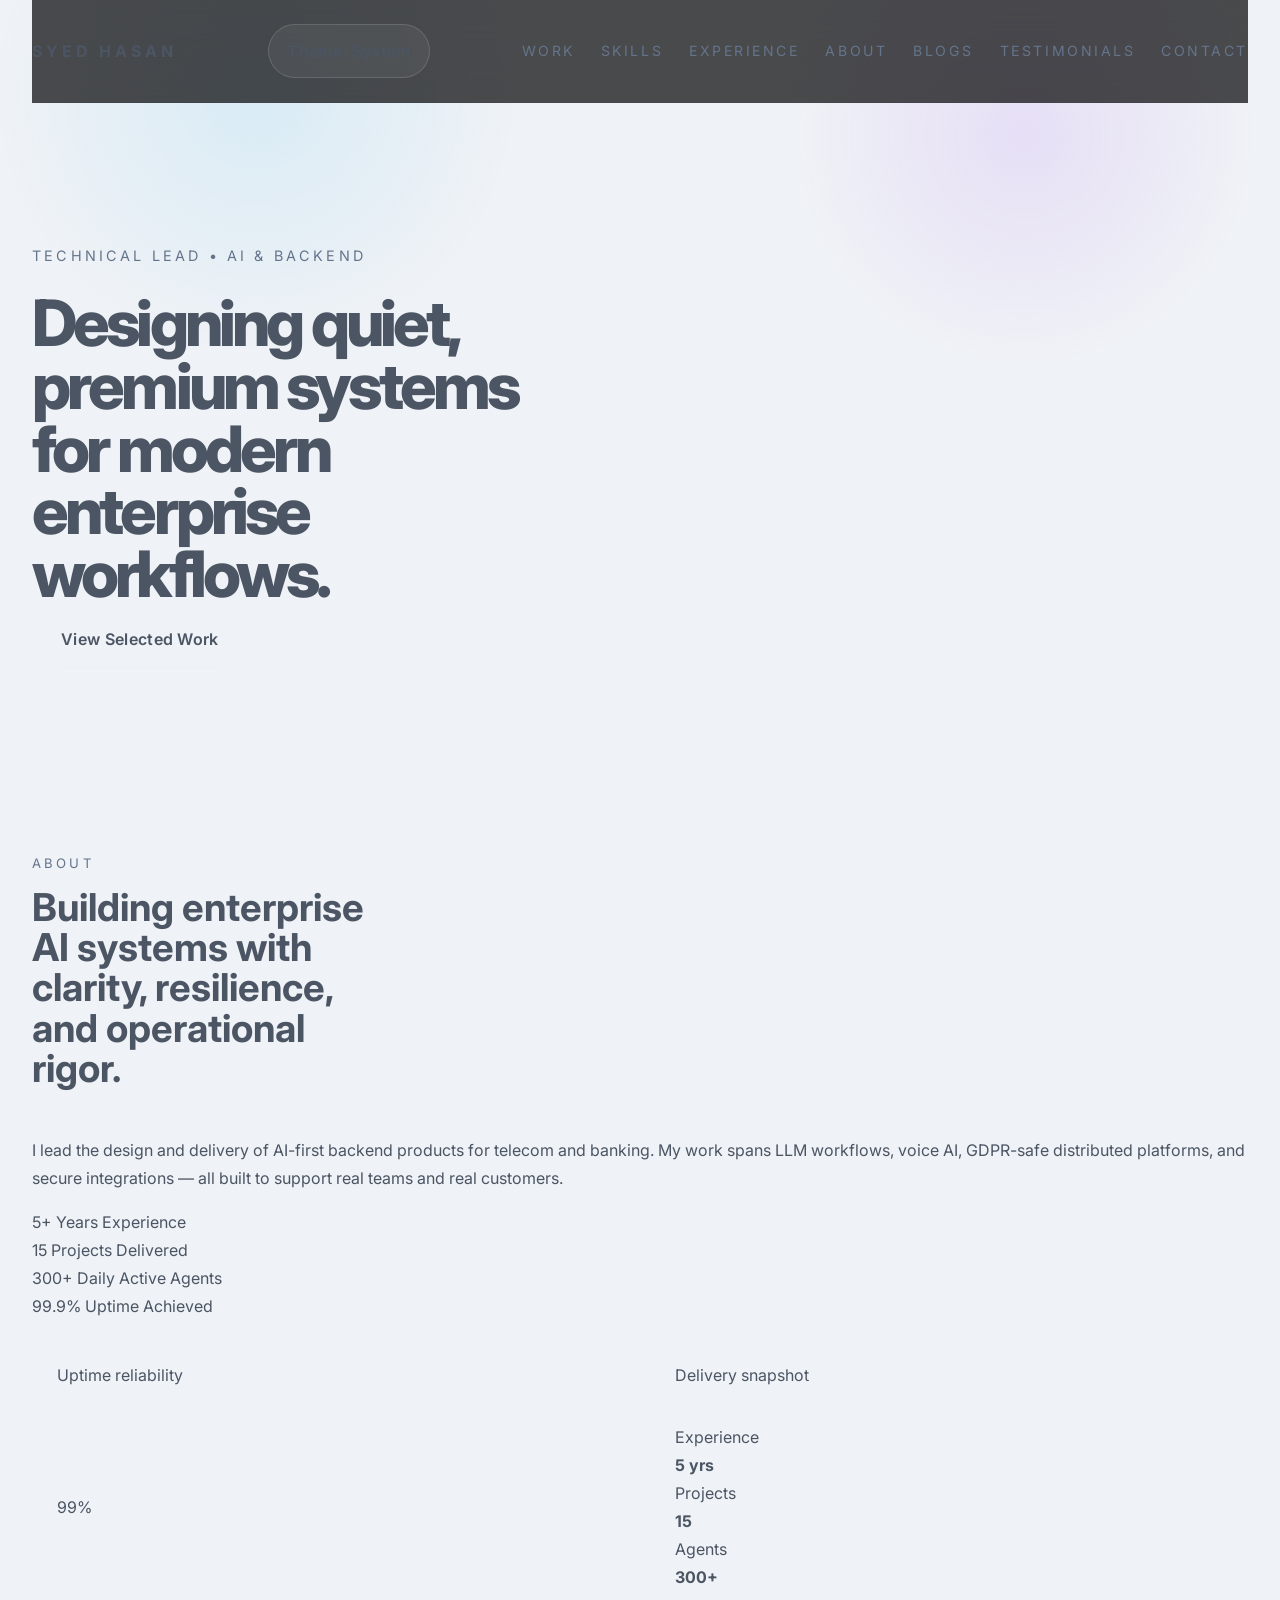
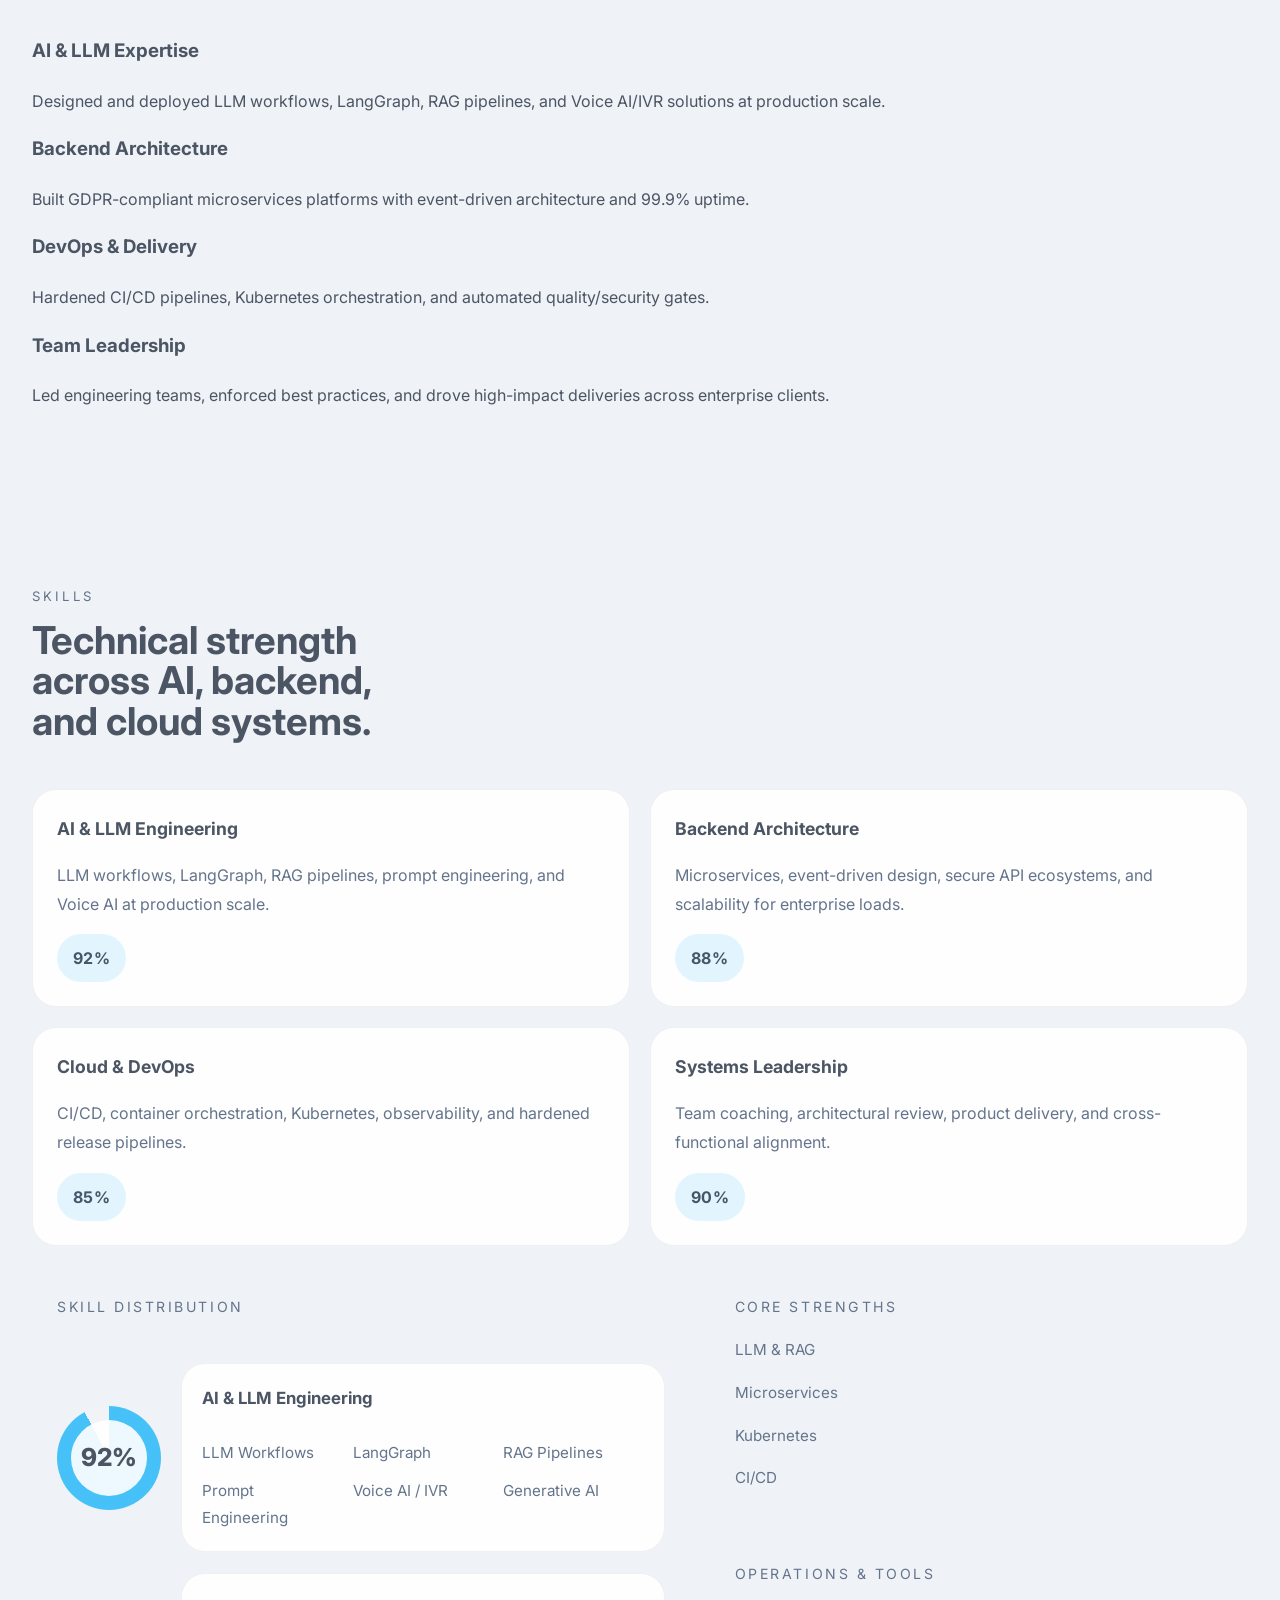
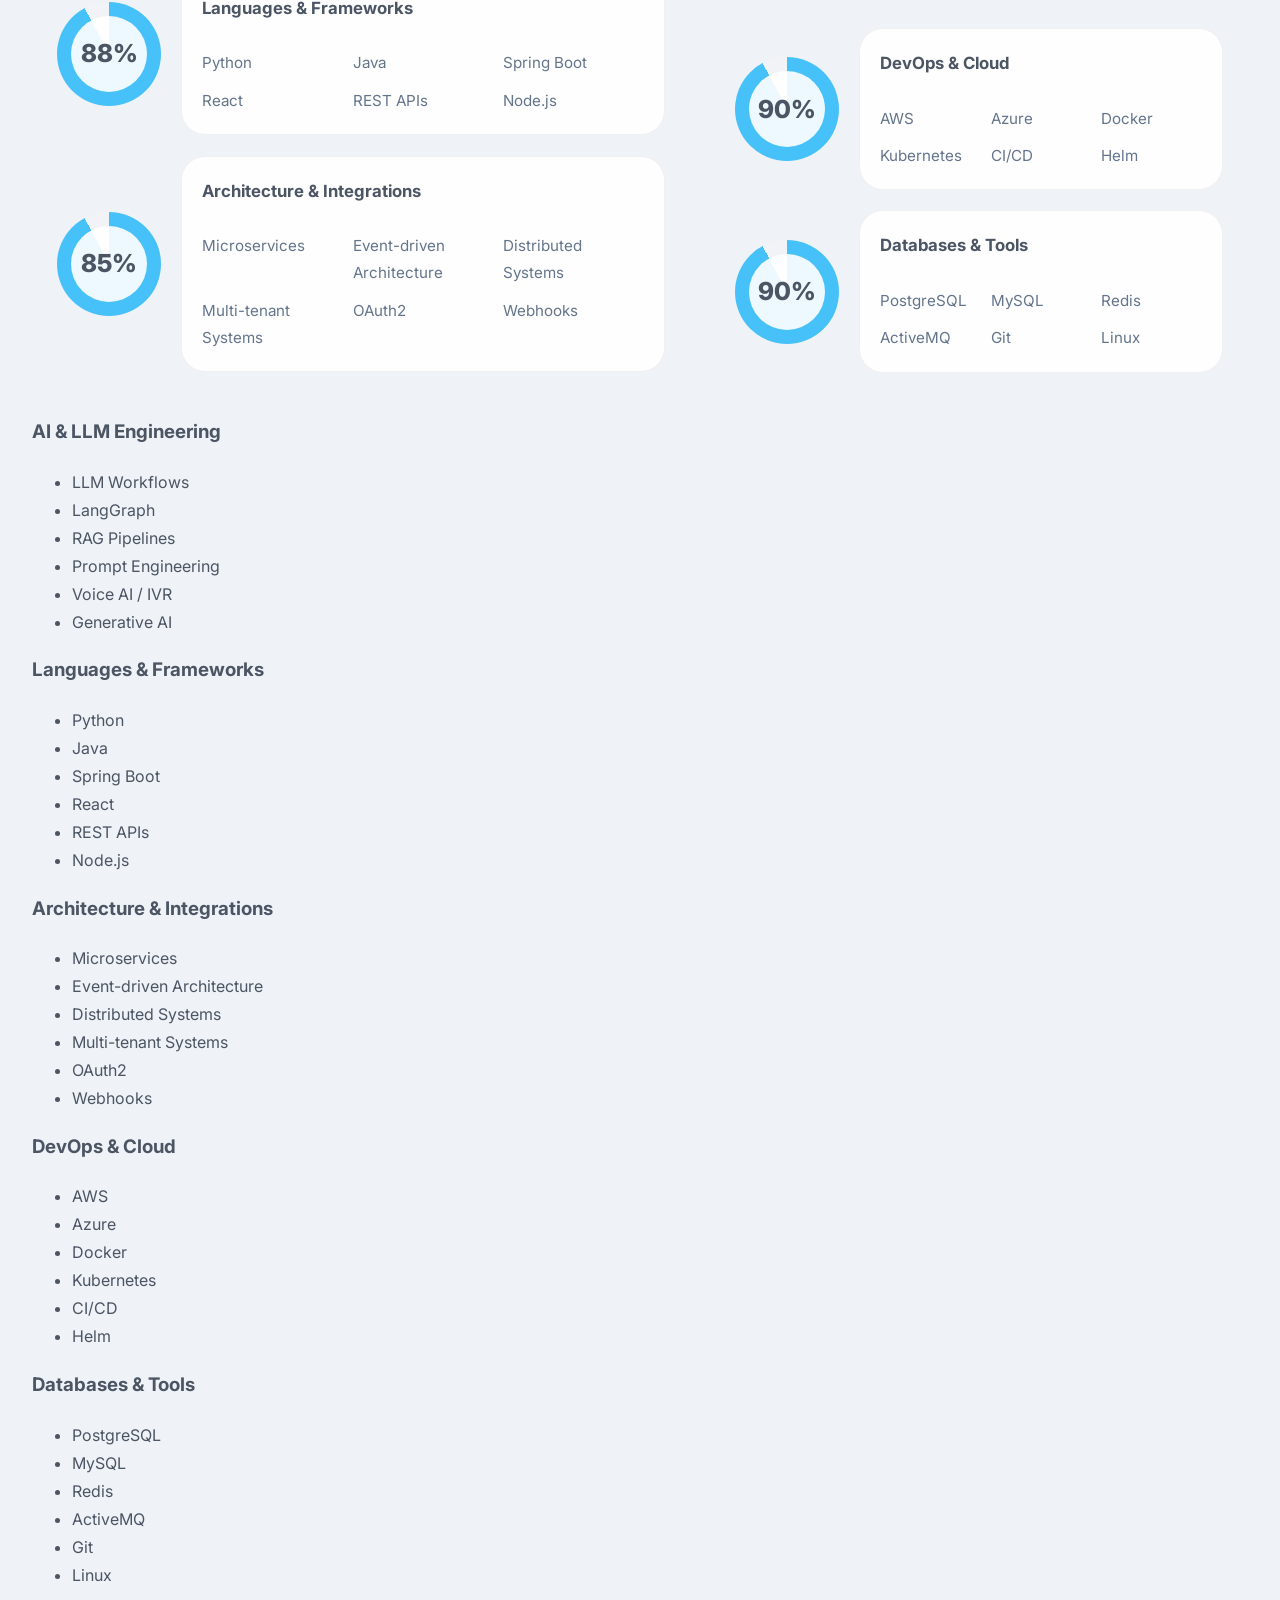
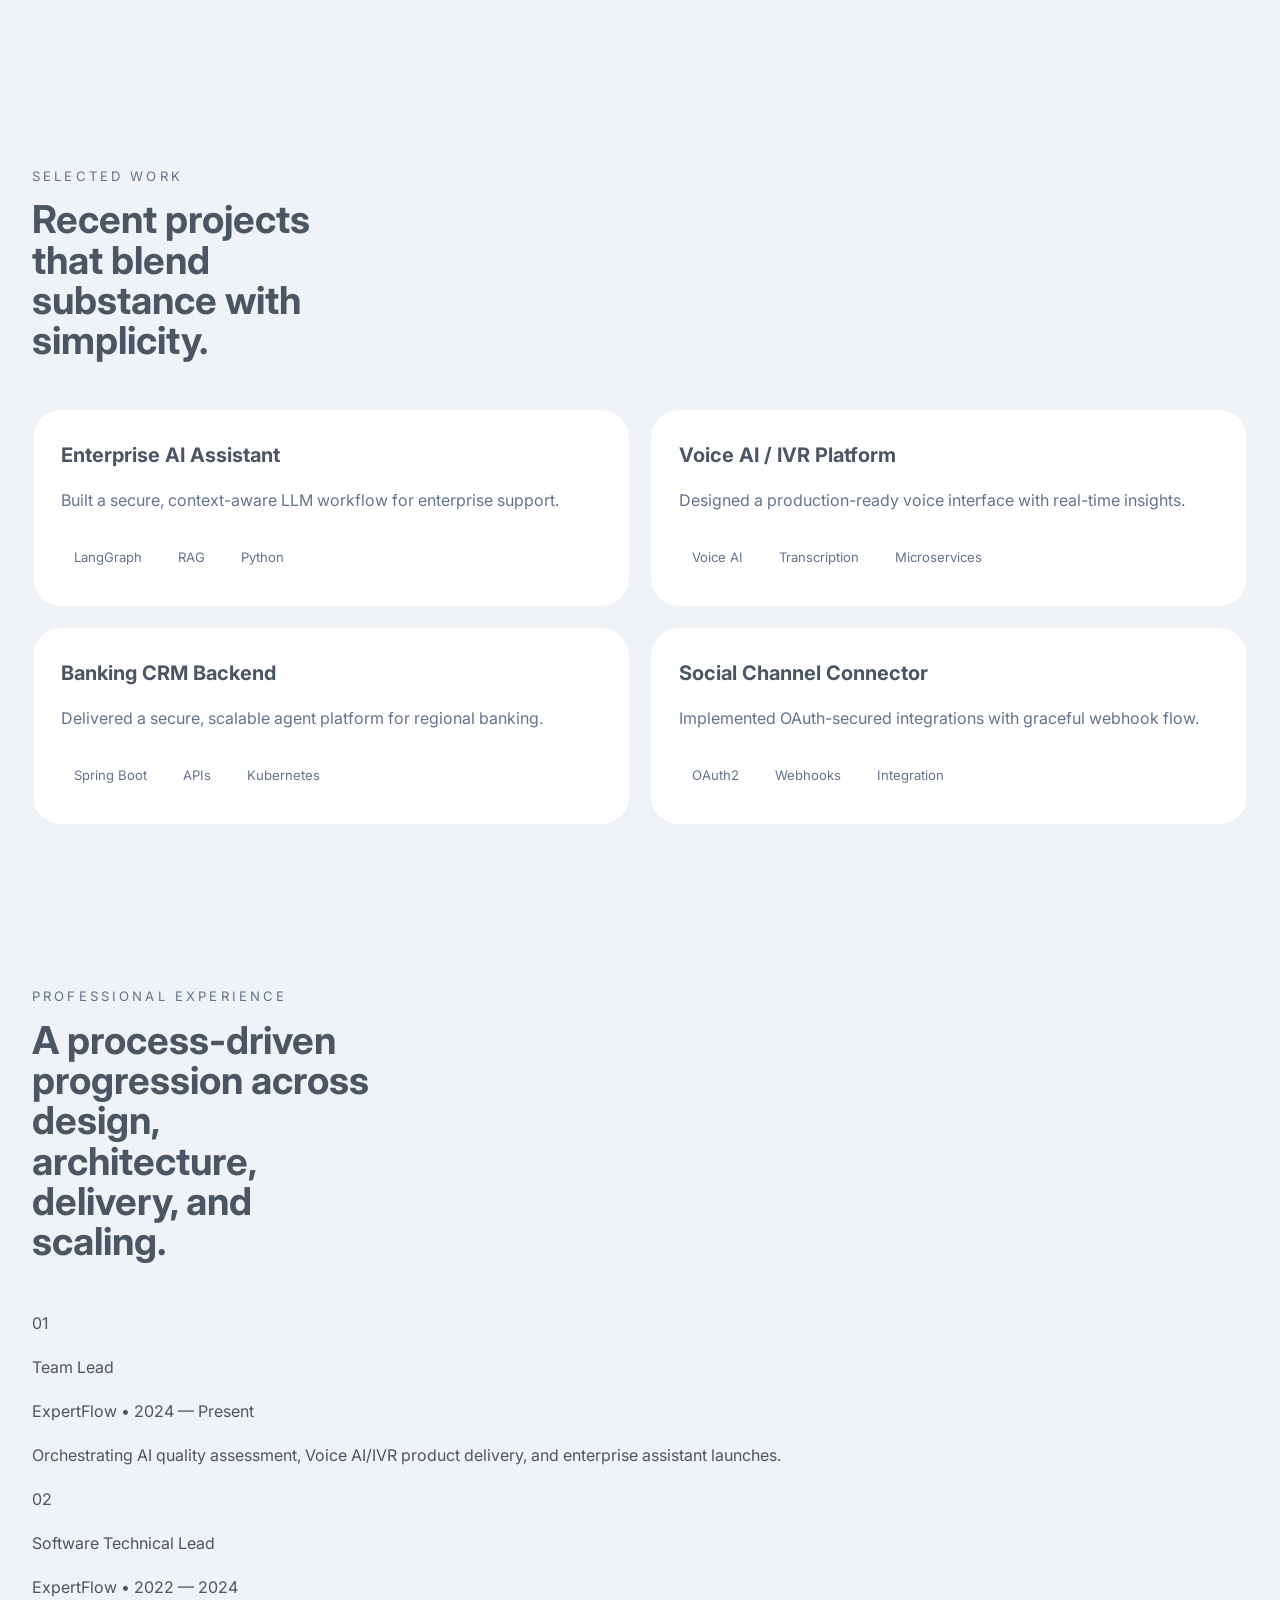
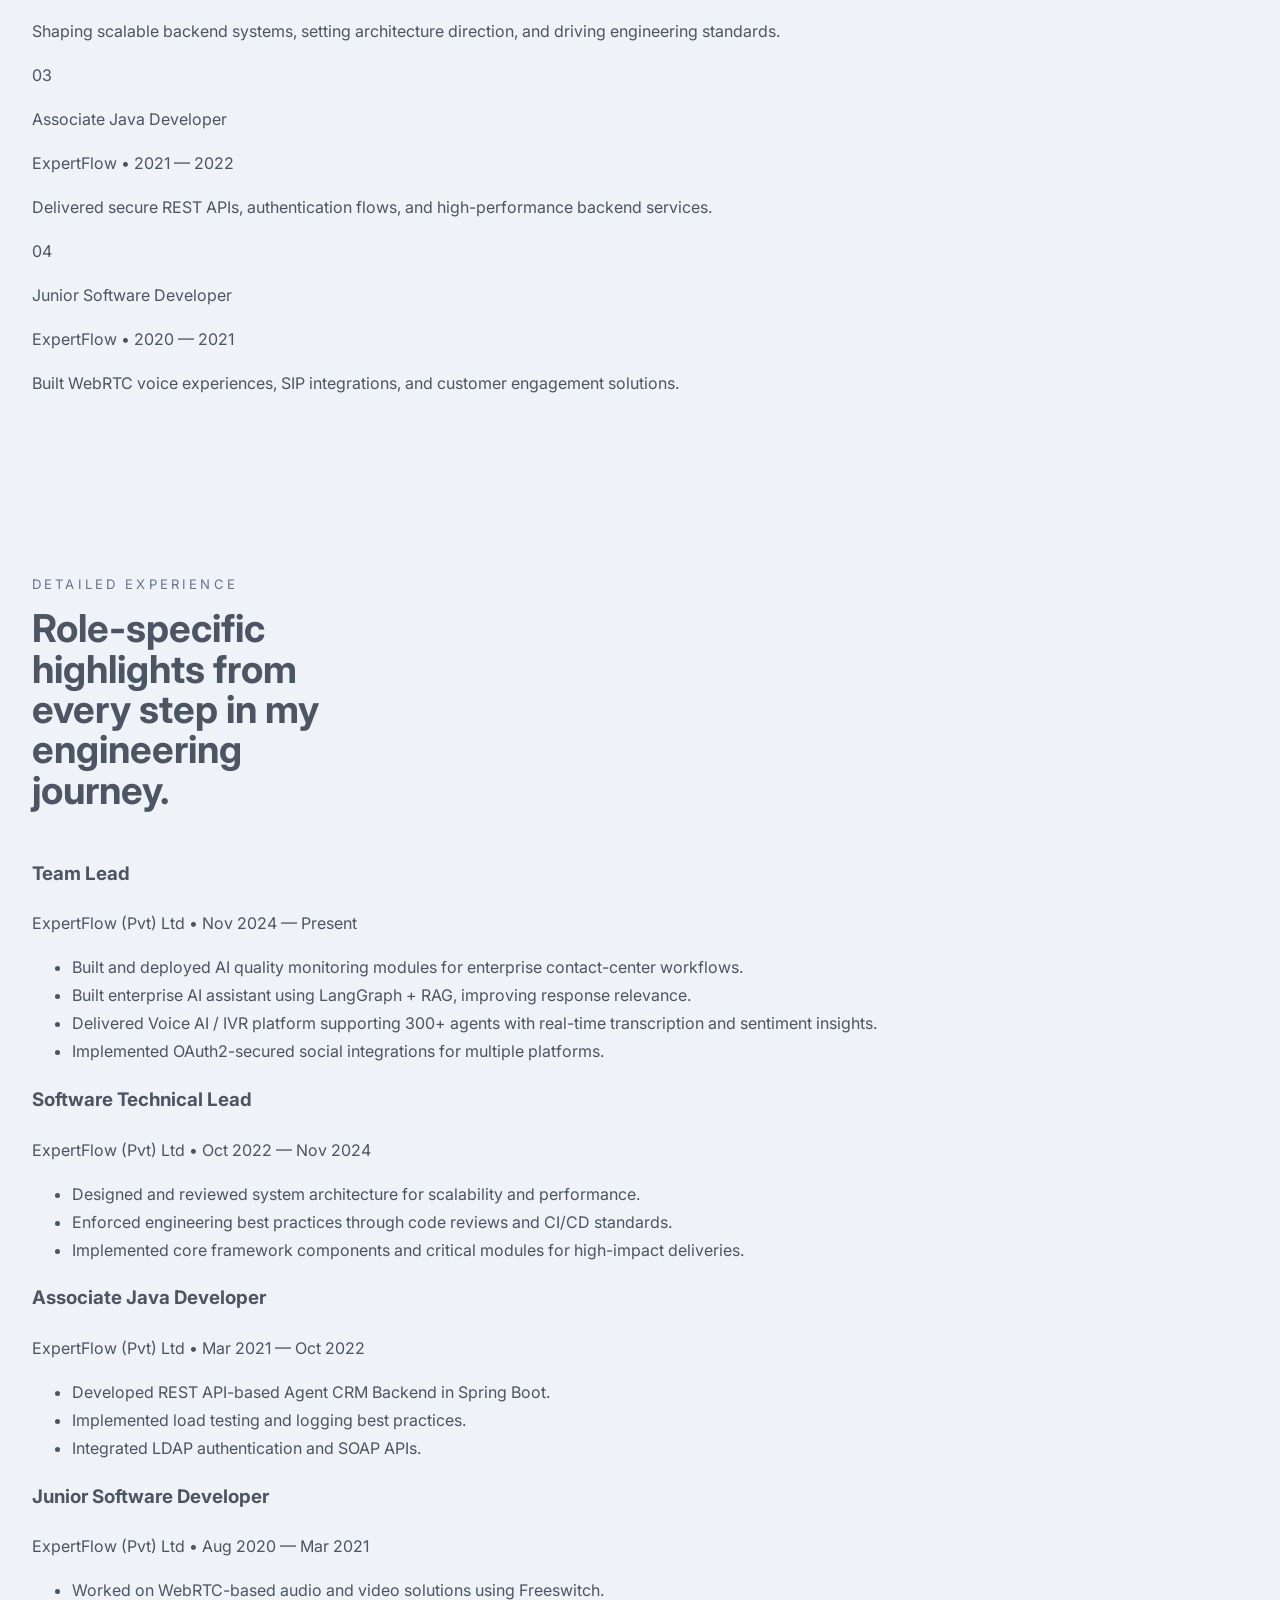
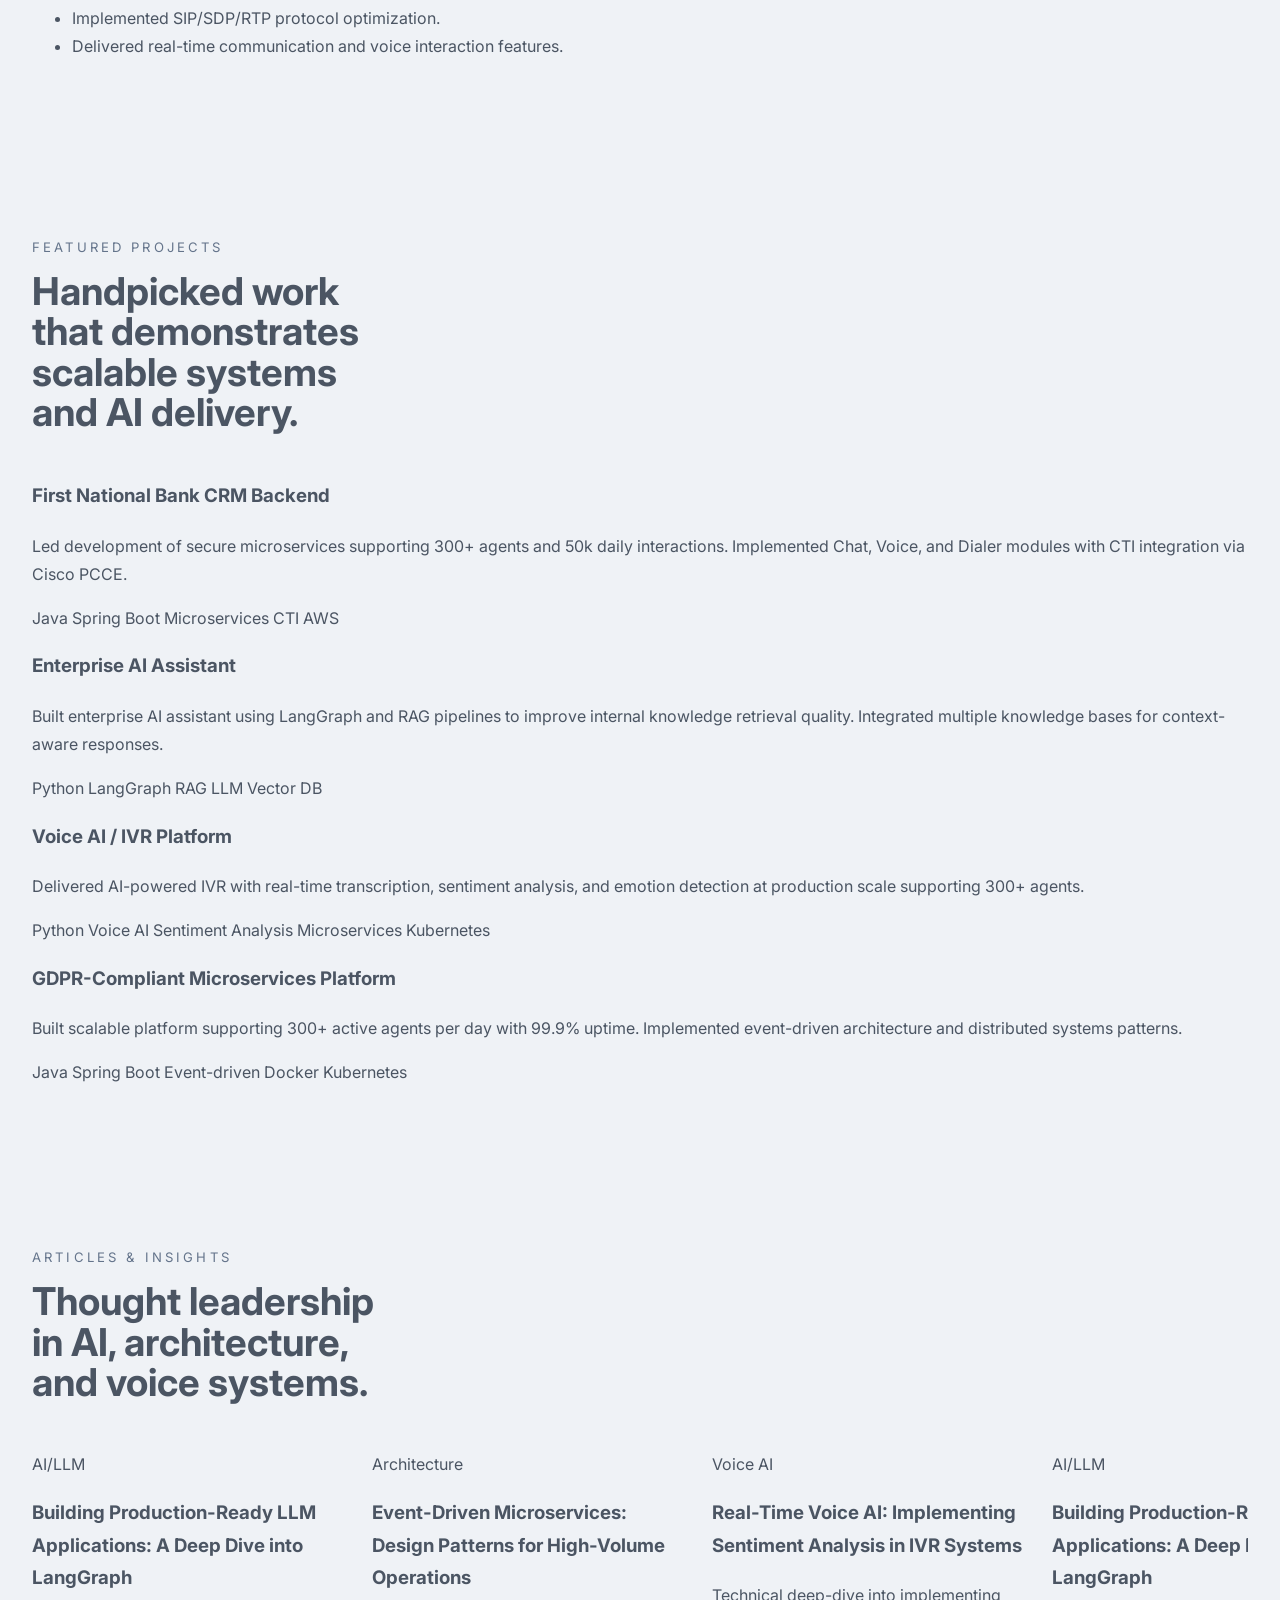
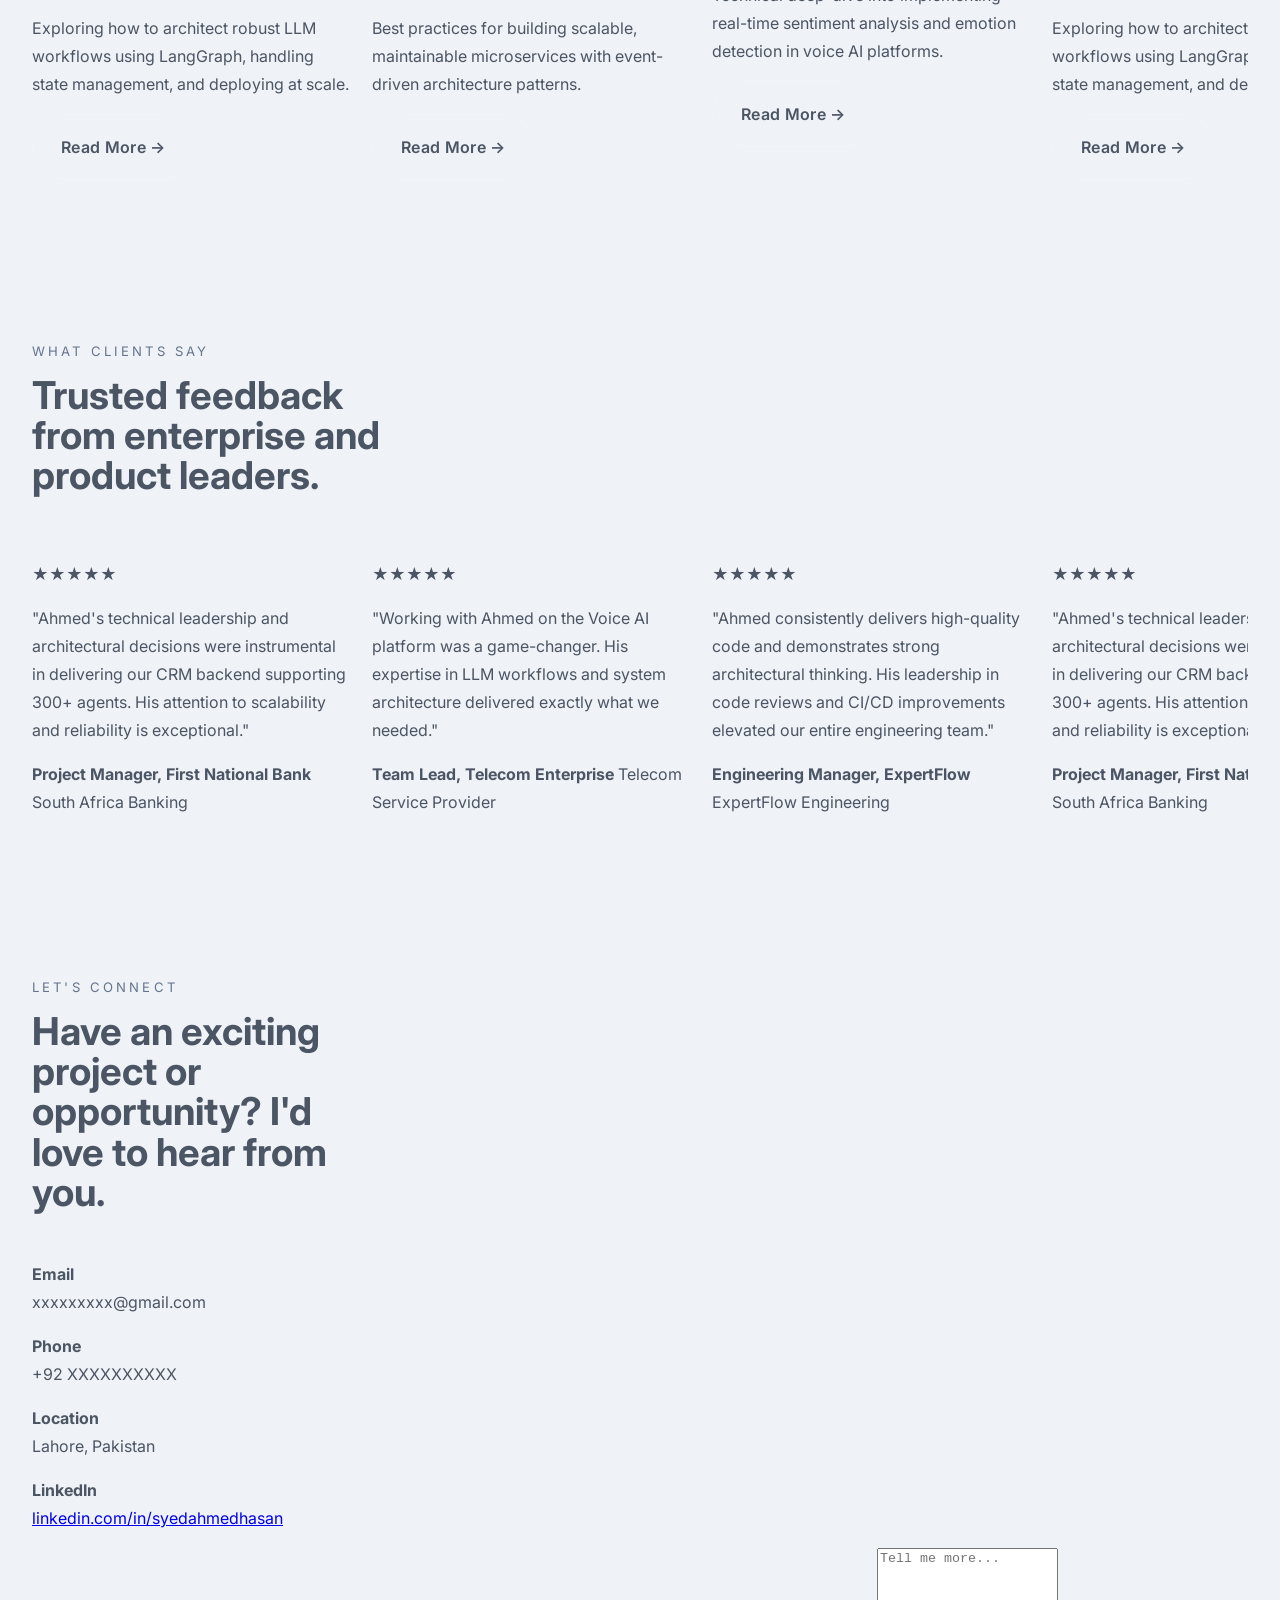
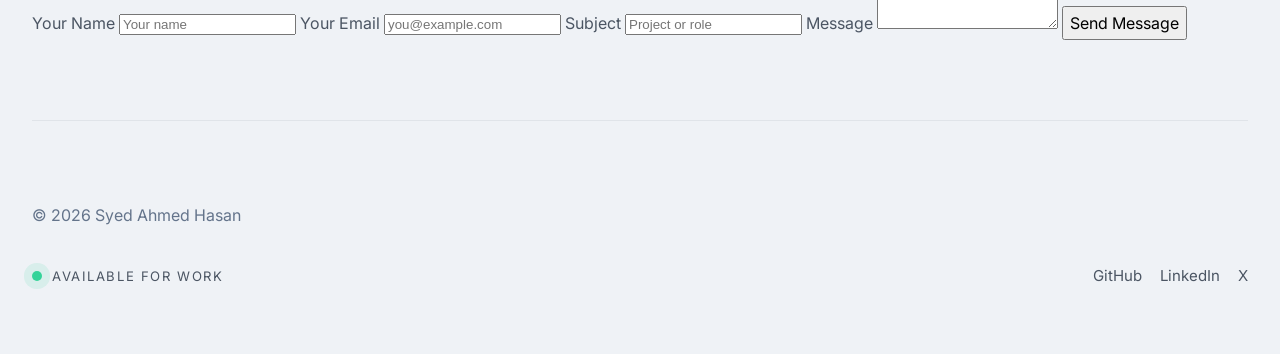
<file: index.html>
﻿<!DOCTYPE html>
<html lang="en">
  <head>
    <meta charset="UTF-8" />
    <meta name="viewport" content="width=device-width, initial-scale=1.0" />
    <meta name="color-scheme" content="dark light" />
    <meta name="theme-color" content="#09090b" />
    <title>Syed Ahmed Hasan — Portfolio</title>
    <meta
      name="description"
      content="A premium personal portfolio for a creative technical lead and AI engineer."
    />
    <link rel="preconnect" href="https://fonts.googleapis.com" />
    <link rel="preconnect" href="https://fonts.gstatic.com" crossorigin />
    <link
      href="https://fonts.googleapis.com/css2?family=Inter:wght@400;500;600;700;800&display=swap"
      rel="stylesheet"
    />
    <link rel="stylesheet" href="styles.css" />
  </head>
  <body>
    <div class="page-shell">
      <header class="topbar">
        <div class="brand">Syed Hasan</div>
        <div class="topbar-actions">
          <button class="theme-toggle" id="theme-toggle" type="button" aria-label="Switch theme">Theme: System</button>
          <button class="menu-toggle" aria-label="Toggle navigation">
            <span></span>
            <span></span>
            <span></span>
          </button>
        </div>
        <nav class="nav-links" aria-label="Primary navigation">
          <a href="#work">Work</a>
          <a href="#skills">Skills</a>
          <a href="#experience">Experience</a>
          <a href="#about">About</a>
          <a href="#insights">Blogs</a>
          <a href="#testimonials">Testimonials</a>
          <a href="#footer">Contact</a>
        </nav>
      </header>

      <main>
        <section class="hero">
          <p class="eyebrow">Technical Lead • AI & Backend</p>
          <h1>Designing quiet, premium systems for modern enterprise workflows.</h1>
          <!-- <p class="intro">
            I build refined AI platforms, scalable backend products, and thoughtful digital experiences for teams that move fast and value clarity.
          </p> -->
          <div class="hero-actions">
            <a class="button" href="#work">View Selected Work</a>
          </div>
        </section>

        <section id="about" class="section about">
          <div class="section-heading">
            <p class="section-label">About</p>
            <h2>Building enterprise AI systems with clarity, resilience, and operational rigor.</h2>
          </div>
          <div class="about-grid">
            <div class="about-copy">
              <p class="about-text">
                I lead the design and delivery of AI-first backend products for telecom and banking. My work spans
                LLM workflows, voice AI, GDPR-safe distributed platforms, and secure integrations — all built to support
                real teams and real customers.
              </p>
              <div class="stats-grid">
                <article class="stat-card">
                  <span class="stat-value">5+</span>
                  <span class="stat-label">Years Experience</span>
                </article>
                <article class="stat-card">
                  <span class="stat-value">15</span>
                  <span class="stat-label">Projects Delivered</span>
                </article>
                <article class="stat-card">
                  <span class="stat-value">300+</span>
                  <span class="stat-label">Daily Active Agents</span>
                </article>
                <article class="stat-card">
                  <span class="stat-value">99.9%</span>
                  <span class="stat-label">Uptime Achieved</span>
                </article>
              </div>
              <div class="graph-grid" aria-label="Portfolio impact charts">
                <article class="graph-card">
                  <p class="graph-title">Uptime reliability</p>
                  <div class="radial-chart" role="img" aria-label="99 percent uptime">
                    <span>99%</span>
                  </div>
                </article>
                <article class="graph-card">
                  <p class="graph-title">Delivery snapshot</p>
                  <div class="bars">
                    <div class="bar-row">
                      <span class="bar-label">Experience</span>
                      <div class="bar"><span class="fill fill-80"></span></div>
                      <strong>5 yrs</strong>
                    </div>
                    <div class="bar-row">
                      <span class="bar-label">Projects</span>
                      <div class="bar"><span class="fill fill-60"></span></div>
                      <strong>15</strong>
                    </div>
                    <div class="bar-row">
                      <span class="bar-label">Agents</span>
                      <div class="bar"><span class="fill fill-95"></span></div>
                      <strong>300+</strong>
                    </div>
                  </div>
                </article>
              </div>
            </div>
            <aside class="about-highlights">
              <article class="highlight-card">
                <h3>AI &amp; LLM Expertise</h3>
                <p>Designed and deployed LLM workflows, LangGraph, RAG pipelines, and Voice AI/IVR solutions at production scale.</p>
              </article>
              <article class="highlight-card">
                <h3>Backend Architecture</h3>
                <p>Built GDPR-compliant microservices platforms with event-driven architecture and 99.9% uptime.</p>
              </article>
              <article class="highlight-card">
                <h3>DevOps &amp; Delivery</h3>
                <p>Hardened CI/CD pipelines, Kubernetes orchestration, and automated quality/security gates.</p>
              </article>
              <article class="highlight-card">
                <h3>Team Leadership</h3>
                <p>Led engineering teams, enforced best practices, and drove high-impact deliveries across enterprise clients.</p>
              </article>
            </aside>
          </div>
        </section>

        <section id="skills" class="section skills">
          <div class="section-heading">
            <p class="section-label">Skills</p>
            <h2>Technical strength across AI, backend, and cloud systems.</h2>
          </div>
          <div class="skills-grid">
            <article class="skill-tile">
              <h3>AI &amp; LLM Engineering</h3>
              <p>LLM workflows, LangGraph, RAG pipelines, prompt engineering, and Voice AI at production scale.</p>
              <div class="skill-pill">92%</div>
            </article>
            <article class="skill-tile">
              <h3>Backend Architecture</h3>
              <p>Microservices, event-driven design, secure API ecosystems, and scalability for enterprise loads.</p>
              <div class="skill-pill">88%</div>
            </article>
            <article class="skill-tile">
              <h3>Cloud &amp; DevOps</h3>
              <p>CI/CD, container orchestration, Kubernetes, observability, and hardened release pipelines.</p>
              <div class="skill-pill">85%</div>
            </article>
            <article class="skill-tile">
              <h3>Systems Leadership</h3>
              <p>Team coaching, architectural review, product delivery, and cross-functional alignment.</p>
              <div class="skill-pill">90%</div>
            </article>
          </div>
          <div class="skill-charts">
            <article class="chart-card">
              <p class="chart-title">Skill distribution</p>
              <div class="skill-distribution">
                <div class="skill-distribution-row">
                  <div class="radial-skill">
                    <strong>92%</strong>
                  </div>
                  <div class="skill-tile mini">
                    <h3>AI &amp; LLM Engineering</h3>
                    <ul class="skills-grid">
                      <li>LLM Workflows</li>
                      <li>LangGraph</li>
                      <li>RAG Pipelines</li>
                      <li>Prompt Engineering</li>
                      <li>Voice AI / IVR</li>
                      <li>Generative AI</li>
                    </ul>
                  </div>
                </div>
                <div class="skill-distribution-row">
                  <div class="radial-skill">
                    <strong>88%</strong>
                  </div>
                  <div class="skill-tile mini">
                    <h3>Languages &amp; Frameworks</h3>
                    <ul class="skills-grid">
                      <li>Python</li>
                      <li>Java</li>
                      <li>Spring Boot</li>
                      <li>React</li>
                      <li>REST APIs</li>
                      <li>Node.js</li>
                    </ul>
                  </div>
                </div>
                <div class="skill-distribution-row">
                  <div class="radial-skill">
                    <strong>85%</strong>
                  </div>
                  <div class="skill-tile mini">
                    <h3>Architecture &amp; Integrations</h3>
                    <ul class="skills-grid">
                      <li>Microservices</li>
                      <li>Event-driven Architecture</li>
                      <li>Distributed Systems</li>
                      <li>Multi-tenant Systems</li>
                      <li>OAuth2</li>
                      <li>Webhooks</li>
                    </ul>
                  </div>
                </div>
              </div>
            </article>
            <div class="chart-stack">
              <article class="chart-card">
                <p class="chart-title">Core strengths</p>
                <div class="skill-bars">
                  <div class="skill-row">
                    <span>LLM &amp; RAG</span>
                    <div class="bar-track"><div class="bar-fill fill-92"></div></div>
                  </div>
                  <div class="skill-row">
                    <span>Microservices</span>
                    <div class="bar-track"><div class="bar-fill fill-80"></div></div>
                  </div>
                  <div class="skill-row">
                    <span>Kubernetes</span>
                    <div class="bar-track"><div class="bar-fill fill-75"></div></div>
                  </div>
                  <div class="skill-row">
                    <span>CI/CD</span>
                    <div class="bar-track"><div class="bar-fill fill-85"></div></div>
                  </div>
                </div>
              </article>
              <article class="chart-card">
                <p class="chart-title">Operations &amp; tools</p>
                <div class="skill-distribution">
                  <div class="skill-distribution-row">
                    <div class="radial-skill">
                      <strong>90%</strong>
                    </div>
                    <div class="skill-tile mini">
                      <h3>DevOps &amp; Cloud</h3>
                      <ul class="skills-grid">
                        <li>AWS</li>
                        <li>Azure</li>
                        <li>Docker</li>
                        <li>Kubernetes</li>
                        <li>CI/CD</li>
                        <li>Helm</li>
                      </ul>
                    </div>
                  </div>
                  <div class="skill-distribution-row">
                    <div class="radial-skill">
                      <strong>90%</strong>
                    </div>
                    <div class="skill-tile mini">
                      <h3>Databases &amp; Tools</h3>
                      <ul class="skills-grid">
                        <li>PostgreSQL</li>
                        <li>MySQL</li>
                        <li>Redis</li>
                        <li>ActiveMQ</li>
                        <li>Git</li>
                        <li>Linux</li>
                      </ul>
                    </div>
                  </div>
                </div>
              </article>
            </div>
          </div>
          <div class="skills-list">
            <article class="skill-category">
              <h3>AI &amp; LLM Engineering</h3>
              <ul>
                <li>LLM Workflows</li>
                <li>LangGraph</li>
                <li>RAG Pipelines</li>
                <li>Prompt Engineering</li>
                <li>Voice AI / IVR</li>
                <li>Generative AI</li>
              </ul>
            </article>
            <article class="skill-category">
              <h3>Languages &amp; Frameworks</h3>
              <ul>
                <li>Python</li>
                <li>Java</li>
                <li>Spring Boot</li>
                <li>React</li>
                <li>REST APIs</li>
                <li>Node.js</li>
              </ul>
            </article>
            <article class="skill-category">
              <h3>Architecture &amp; Integrations</h3>
              <ul>
                <li>Microservices</li>
                <li>Event-driven Architecture</li>
                <li>Distributed Systems</li>
                <li>Multi-tenant Systems</li>
                <li>OAuth2</li>
                <li>Webhooks</li>
              </ul>
            </article>
            <article class="skill-category">
              <h3>DevOps &amp; Cloud</h3>
              <ul>
                <li>AWS</li>
                <li>Azure</li>
                <li>Docker</li>
                <li>Kubernetes</li>
                <li>CI/CD</li>
                <li>Helm</li>
              </ul>
            </article>
            <article class="skill-category">
              <h3>Databases &amp; Tools</h3>
              <ul>
                <li>PostgreSQL</li>
                <li>MySQL</li>
                <li>Redis</li>
                <li>ActiveMQ</li>
                <li>Git</li>
                <li>Linux</li>
              </ul>
            </article>
          </div>
        </section>

        <section id="work" class="section work">
          <div class="section-heading">
            <p class="section-label">Selected Work</p>
            <h2>Recent projects that blend substance with simplicity.</h2>
          </div>
          <div class="work-grid">
            <article class="card">
              <h3>Enterprise AI Assistant</h3>
              <p>Built a secure, context-aware LLM workflow for enterprise support.</p>
              <div class="tags">
                <span>LangGraph</span>
                <span>RAG</span>
                <span>Python</span>
              </div>
            </article>
            <article class="card">
              <h3>Voice AI / IVR Platform</h3>
              <p>Designed a production-ready voice interface with real-time insights.</p>
              <div class="tags">
                <span>Voice AI</span>
                <span>Transcription</span>
                <span>Microservices</span>
              </div>
            </article>
            <article class="card">
              <h3>Banking CRM Backend</h3>
              <p>Delivered a secure, scalable agent platform for regional banking.</p>
              <div class="tags">
                <span>Spring Boot</span>
                <span>APIs</span>
                <span>Kubernetes</span>
              </div>
            </article>
            <article class="card">
              <h3>Social Channel Connector</h3>
              <p>Implemented OAuth-secured integrations with graceful webhook flow.</p>
              <div class="tags">
                <span>OAuth2</span>
                <span>Webhooks</span>
                <span>Integration</span>
              </div>
            </article>
          </div>
        </section>

        <section id="experience" class="section experience-flow">
          <div class="section-heading">
            <p class="section-label">Professional Experience</p>
            <h2>A process-driven progression across design, architecture, delivery, and scaling.</h2>
          </div>
          <div class="flow-track" aria-label="Professional experience process flow">
            <article class="flow-step">
              <div class="step-marker">01</div>
              <div class="step-copy">
                <p class="step-title">Team Lead</p>
                <p class="step-meta">ExpertFlow • 2024 — Present</p>
                <p>Orchestrating AI quality assessment, Voice AI/IVR product delivery, and enterprise assistant launches.</p>
              </div>
            </article>
            <article class="flow-step">
              <div class="step-marker">02</div>
              <div class="step-copy">
                <p class="step-title">Software Technical Lead</p>
                <p class="step-meta">ExpertFlow • 2022 — 2024</p>
                <p>Shaping scalable backend systems, setting architecture direction, and driving engineering standards.</p>
              </div>
            </article>
            <article class="flow-step">
              <div class="step-marker">03</div>
              <div class="step-copy">
                <p class="step-title">Associate Java Developer</p>
                <p class="step-meta">ExpertFlow • 2021 — 2022</p>
                <p>Delivered secure REST APIs, authentication flows, and high-performance backend services.</p>
              </div>
            </article>
            <article class="flow-step">
              <div class="step-marker">04</div>
              <div class="step-copy">
                <p class="step-title">Junior Software Developer</p>
                <p class="step-meta">ExpertFlow • 2020 — 2021</p>
                <p>Built WebRTC voice experiences, SIP integrations, and customer engagement solutions.</p>
              </div>
            </article>
          </div>
        </section>

        <section id="experience-detail" class="section experience-detail">
          <div class="section-heading">
            <p class="section-label">Detailed Experience</p>
            <h2>Role-specific highlights from every step in my engineering journey.</h2>
          </div>
          <div class="experience-cards">
            <article class="experience-card">
              <h3>Team Lead</h3>
              <p class="experience-meta">ExpertFlow (Pvt) Ltd • Nov 2024 — Present</p>
              <ul>
                <li>Built and deployed AI quality monitoring modules for enterprise contact-center workflows.</li>
                <li>Built enterprise AI assistant using LangGraph + RAG, improving response relevance.</li>
                <li>Delivered Voice AI / IVR platform supporting 300+ agents with real-time transcription and sentiment insights.</li>
                <li>Implemented OAuth2-secured social integrations for multiple platforms.</li>
              </ul>
            </article>
            <article class="experience-card">
              <h3>Software Technical Lead</h3>
              <p class="experience-meta">ExpertFlow (Pvt) Ltd • Oct 2022 — Nov 2024</p>
              <ul>
                <li>Designed and reviewed system architecture for scalability and performance.</li>
                <li>Enforced engineering best practices through code reviews and CI/CD standards.</li>
                <li>Implemented core framework components and critical modules for high-impact deliveries.</li>
              </ul>
            </article>
            <article class="experience-card">
              <h3>Associate Java Developer</h3>
              <p class="experience-meta">ExpertFlow (Pvt) Ltd • Mar 2021 — Oct 2022</p>
              <ul>
                <li>Developed REST API-based Agent CRM Backend in Spring Boot.</li>
                <li>Implemented load testing and logging best practices.</li>
                <li>Integrated LDAP authentication and SOAP APIs.</li>
              </ul>
            </article>
            <article class="experience-card">
              <h3>Junior Software Developer</h3>
              <p class="experience-meta">ExpertFlow (Pvt) Ltd • Aug 2020 — Mar 2021</p>
              <ul>
                <li>Worked on WebRTC-based audio and video solutions using Freeswitch.</li>
                <li>Implemented SIP/SDP/RTP protocol optimization.</li>
                <li>Delivered real-time communication and voice interaction features.</li>
              </ul>
            </article>
          </div>
        </section>

        <section id="projects" class="section projects">
          <div class="section-heading">
            <p class="section-label">Featured Projects</p>
            <h2>Handpicked work that demonstrates scalable systems and AI delivery.</h2>
          </div>
          <div class="project-grid">
            <article class="project-card">
              <h3>First National Bank CRM Backend</h3>
              <p>Led development of secure microservices supporting 300+ agents and 50k daily interactions. Implemented Chat, Voice, and Dialer modules with CTI integration via Cisco PCCE.</p>
              <div class="project-tags">
                <span>Java</span>
                <span>Spring Boot</span>
                <span>Microservices</span>
                <span>CTI</span>
                <span>AWS</span>
              </div>
            </article>
            <article class="project-card">
              <h3>Enterprise AI Assistant</h3>
              <p>Built enterprise AI assistant using LangGraph and RAG pipelines to improve internal knowledge retrieval quality. Integrated multiple knowledge bases for context-aware responses.</p>
              <div class="project-tags">
                <span>Python</span>
                <span>LangGraph</span>
                <span>RAG</span>
                <span>LLM</span>
                <span>Vector DB</span>
              </div>
            </article>
            <article class="project-card">
              <h3>Voice AI / IVR Platform</h3>
              <p>Delivered AI-powered IVR with real-time transcription, sentiment analysis, and emotion detection at production scale supporting 300+ agents.</p>
              <div class="project-tags">
                <span>Python</span>
                <span>Voice AI</span>
                <span>Sentiment Analysis</span>
                <span>Microservices</span>
                <span>Kubernetes</span>
              </div>
            </article>
            <article class="project-card">
              <h3>GDPR-Compliant Microservices Platform</h3>
              <p>Built scalable platform supporting 300+ active agents per day with 99.9% uptime. Implemented event-driven architecture and distributed systems patterns.</p>
              <div class="project-tags">
                <span>Java</span>
                <span>Spring Boot</span>
                <span>Event-driven</span>
                <span>Docker</span>
                <span>Kubernetes</span>
              </div>
            </article>
          </div>
        </section>

        <section id="insights" class="section insights">
          <div class="section-heading">
            <p class="section-label">Articles & Insights</p>
            <h2>Thought leadership in AI, architecture, and voice systems.</h2>
          </div>
          <div class="insight-carousel">
            <div class="carousel-track">
              <article class="insight-card">
                <span class="tag">AI/LLM</span>
                <h3>Building Production-Ready LLM Applications: A Deep Dive into LangGraph</h3>
                <p>Exploring how to architect robust LLM workflows using LangGraph, handling state management, and deploying at scale.</p>
                <a href="#" class="button">Read More →</a>
              </article>
              <article class="insight-card">
                <span class="tag">Architecture</span>
                <h3>Event-Driven Microservices: Design Patterns for High-Volume Operations</h3>
                <p>Best practices for building scalable, maintainable microservices with event-driven architecture patterns.</p>
                <a href="#" class="button">Read More →</a>
              </article>
              <article class="insight-card">
                <span class="tag">Voice AI</span>
                <h3>Real-Time Voice AI: Implementing Sentiment Analysis in IVR Systems</h3>
                <p>Technical deep-dive into implementing real-time sentiment analysis and emotion detection in voice AI platforms.</p>
                <a href="#" class="button">Read More →</a>
              </article>
              <article class="insight-card">
                <span class="tag">AI/LLM</span>
                <h3>Building Production-Ready LLM Applications: A Deep Dive into LangGraph</h3>
                <p>Exploring how to architect robust LLM workflows using LangGraph, handling state management, and deploying at scale.</p>
                <a href="#" class="button">Read More →</a>
              </article>
              <article class="insight-card">
                <span class="tag">Architecture</span>
                <h3>Event-Driven Microservices: Design Patterns for High-Volume Operations</h3>
                <p>Best practices for building scalable, maintainable microservices with event-driven architecture patterns.</p>
                <a href="#" class="button">Read More →</a>
              </article>
              <article class="insight-card">
                <span class="tag">Voice AI</span>
                <h3>Real-Time Voice AI: Implementing Sentiment Analysis in IVR Systems</h3>
                <p>Technical deep-dive into implementing real-time sentiment analysis and emotion detection in voice AI platforms.</p>
                <a href="#" class="button">Read More →</a>
              </article>
            </div>
          </div>
        </section>

        <section id="testimonials" class="section testimonials">
          <div class="section-heading">
            <p class="section-label">What Clients Say</p>
            <h2>Trusted feedback from enterprise and product leaders.</h2>
          </div>
          <div class="testimonial-marquee">
            <div class="marquee-track">
              <article class="testimonial-card">
                <p class="testimonial-rating">★★★★★</p>
                <p>"Ahmed's technical leadership and architectural decisions were instrumental in delivering our CRM backend supporting 300+ agents. His attention to scalability and reliability is exceptional."</p>
                <div class="testimonial-author">
                  <strong>Project Manager, First National Bank</strong>
                  <span>South Africa Banking</span>
                </div>
              </article>
              <article class="testimonial-card">
                <p class="testimonial-rating">★★★★★</p>
                <p>"Working with Ahmed on the Voice AI platform was a game-changer. His expertise in LLM workflows and system architecture delivered exactly what we needed."</p>
                <div class="testimonial-author">
                  <strong>Team Lead, Telecom Enterprise</strong>
                  <span>Telecom Service Provider</span>
                </div>
              </article>
              <article class="testimonial-card">
                <p class="testimonial-rating">★★★★★</p>
                <p>"Ahmed consistently delivers high-quality code and demonstrates strong architectural thinking. His leadership in code reviews and CI/CD improvements elevated our entire engineering team."</p>
                <div class="testimonial-author">
                  <strong>Engineering Manager, ExpertFlow</strong>
                  <span>ExpertFlow Engineering</span>
                </div>
              </article>
              <article class="testimonial-card">
                <p class="testimonial-rating">★★★★★</p>
                <p>"Ahmed's technical leadership and architectural decisions were instrumental in delivering our CRM backend supporting 300+ agents. His attention to scalability and reliability is exceptional."</p>
                <div class="testimonial-author">
                  <strong>Project Manager, First National Bank</strong>
                  <span>South Africa Banking</span>
                </div>
              </article>
              <article class="testimonial-card">
                <p class="testimonial-rating">★★★★★</p>
                <p>"Working with Ahmed on the Voice AI platform was a game-changer. His expertise in LLM workflows and system architecture delivered exactly what we needed."</p>
                <div class="testimonial-author">
                  <strong>Team Lead, Telecom Enterprise</strong>
                  <span>Telecom Service Provider</span>
                </div>
              </article>
              <article class="testimonial-card">
                <p class="testimonial-rating">★★★★★</p>
                <p>"Ahmed consistently delivers high-quality code and demonstrates strong architectural thinking. His leadership in code reviews and CI/CD improvements elevated our entire engineering team."</p>
                <div class="testimonial-author">
                  <strong>Engineering Manager, ExpertFlow</strong>
                  <span>ExpertFlow Engineering</span>
                </div>
              </article>
            </div>
          </div>
        </section>

        <section id="contact" class="section contact">
          <div class="section-heading">
            <p class="section-label">Let's Connect</p>
            <h2>Have an exciting project or opportunity? I'd love to hear from you.</h2>
          </div>
          <div class="contact-grid">
            <div class="contact-card contact-details">
              <p><strong>Email</strong><br />xxxxxxxxx@gmail.com</p>
              <p><strong>Phone</strong><br />+92 XXXXXXXXXX</p>
              <p><strong>Location</strong><br />Lahore, Pakistan</p>
              <p><strong>LinkedIn</strong><br /><a href="https://linkedin.com/in/syedahmedhasan" target="_blank" rel="noreferrer">linkedin.com/in/syedahmedhasan</a></p>
            </div>
            <div class="contact-card">
              <form class="contact-form">
                <label>
                  Your Name
                  <input type="text" placeholder="Your name" />
                </label>
                <label>
                  Your Email
                  <input type="email" placeholder="you@example.com" />
                </label>
                <label>
                  Subject
                  <input type="text" placeholder="Project or role" />
                </label>
                <label>
                  Message
                  <textarea rows="5" placeholder="Tell me more..."></textarea>
                </label>
                <button type="submit">Send Message</button>
              </form>
            </div>
          </div>
        </section>
      </main>

      <footer id="footer" class="footer">
        <p>© 2026 Syed Ahmed Hasan</p>
        <div class="footer-meta">
          <span class="status">
            <span class="status-dot"></span> available for work
          </span>
          <span class="social-links">
            <a href="https://github.com/hasyed97" target="_blank" rel="noreferrer">GitHub</a>
            <a href="https://linkedin.com" target="_blank" rel="noreferrer">LinkedIn</a>
            <a href="https://x.com" target="_blank" rel="noreferrer">X</a>
          </span>
        </div>
      </footer>
    </div>
    <script src="script.js"></script>
  </body>
</html>
</file>
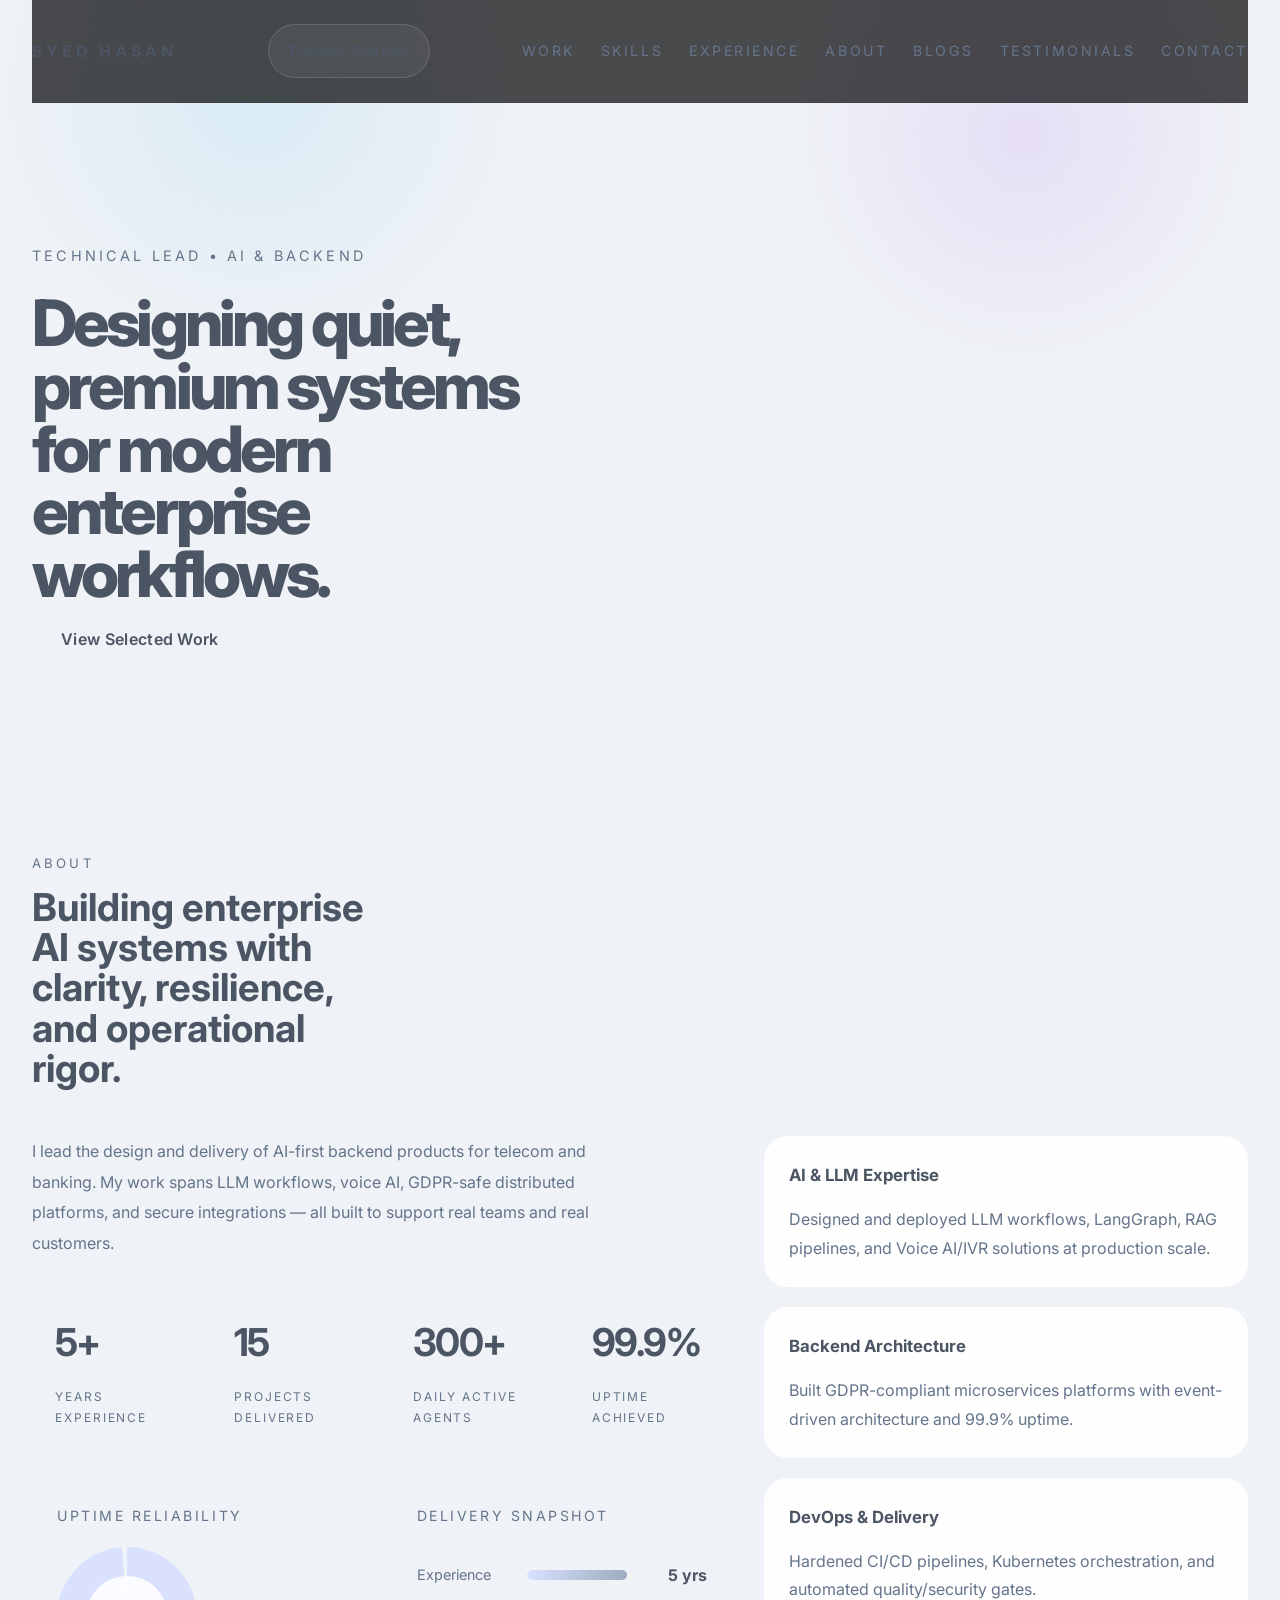
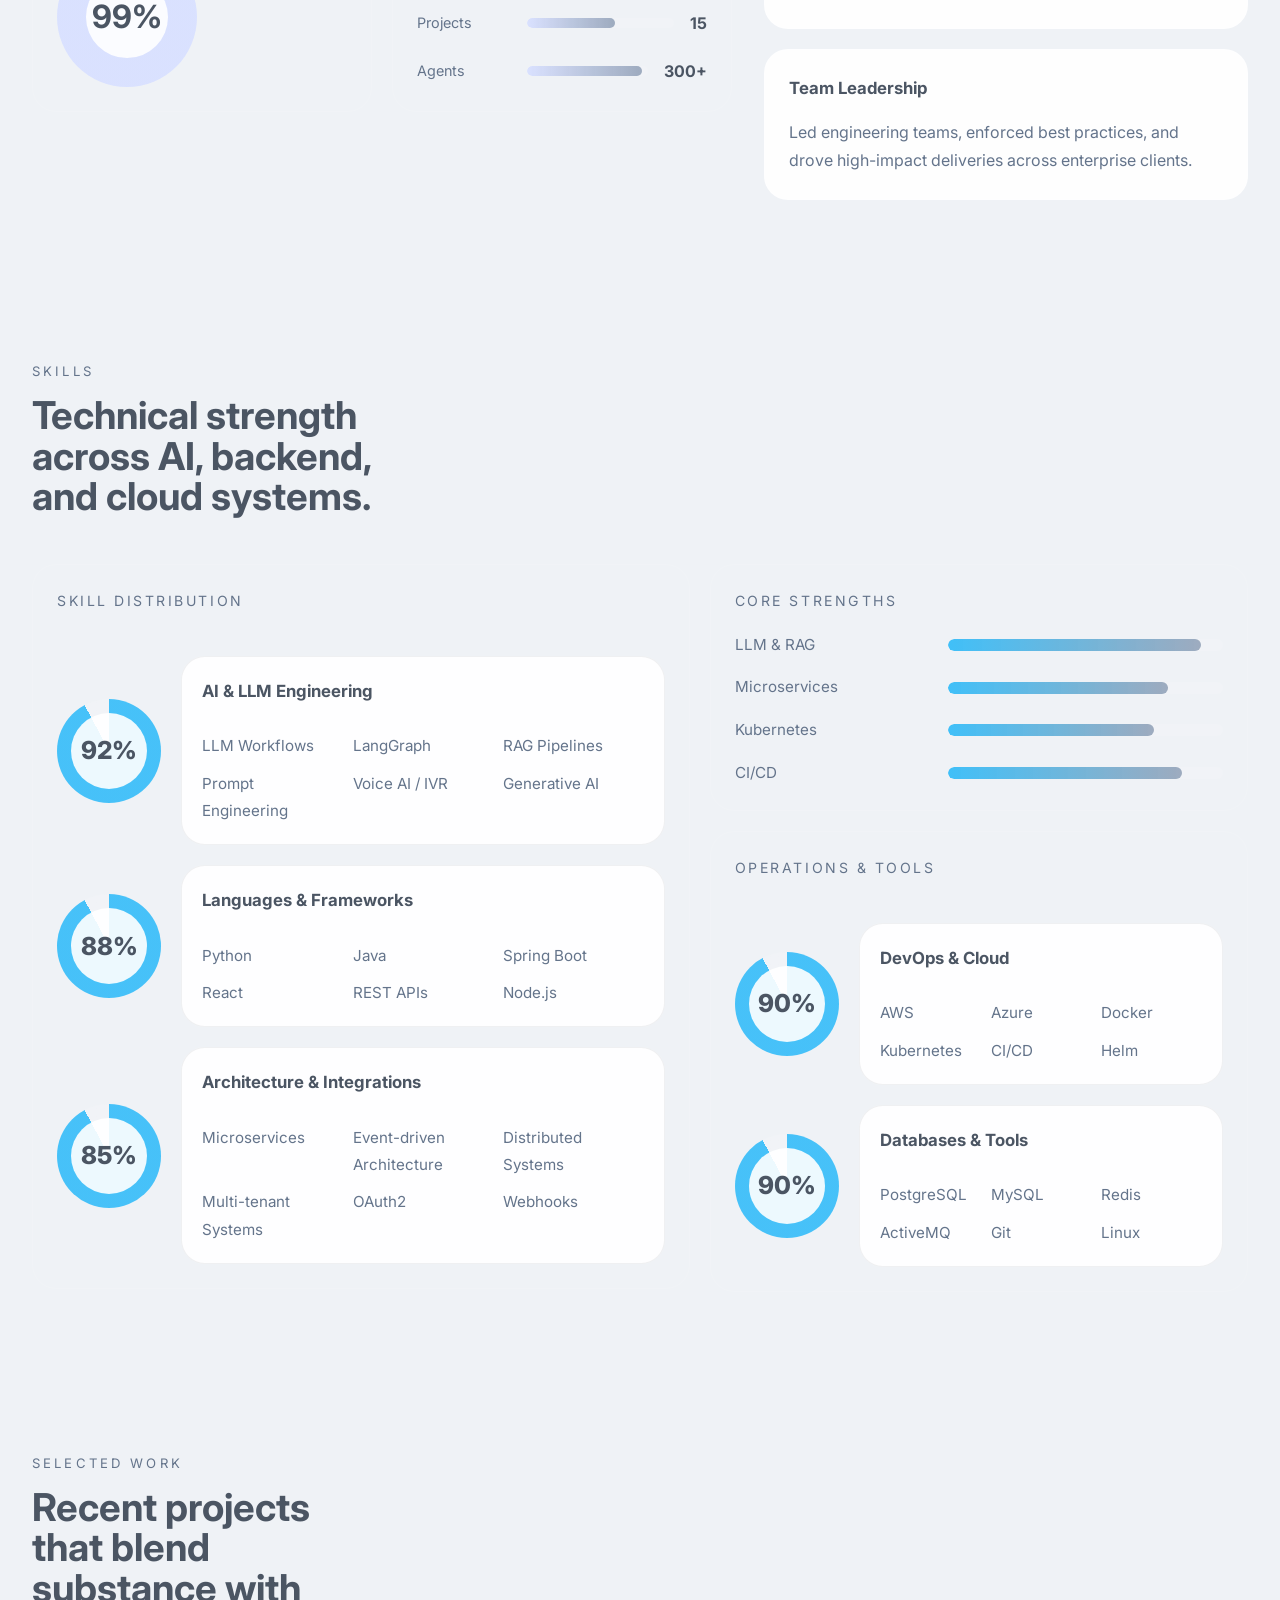
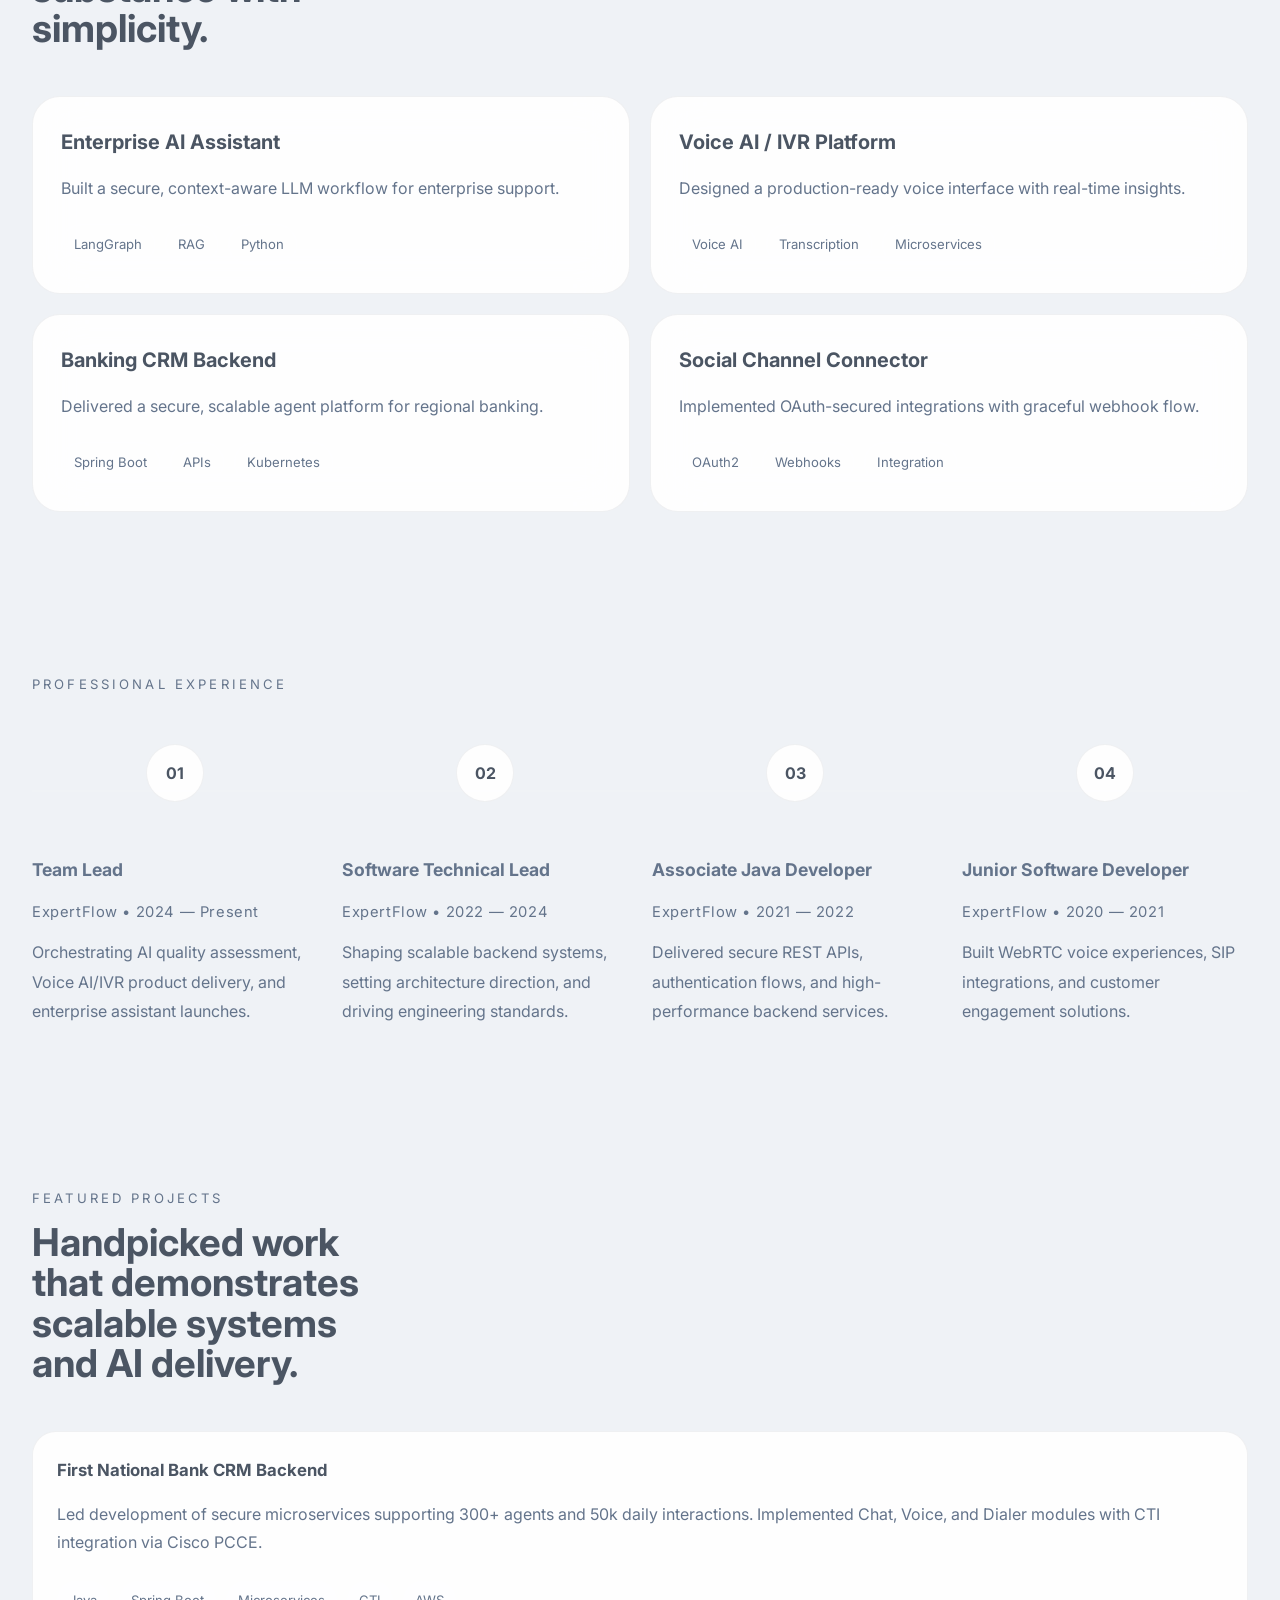
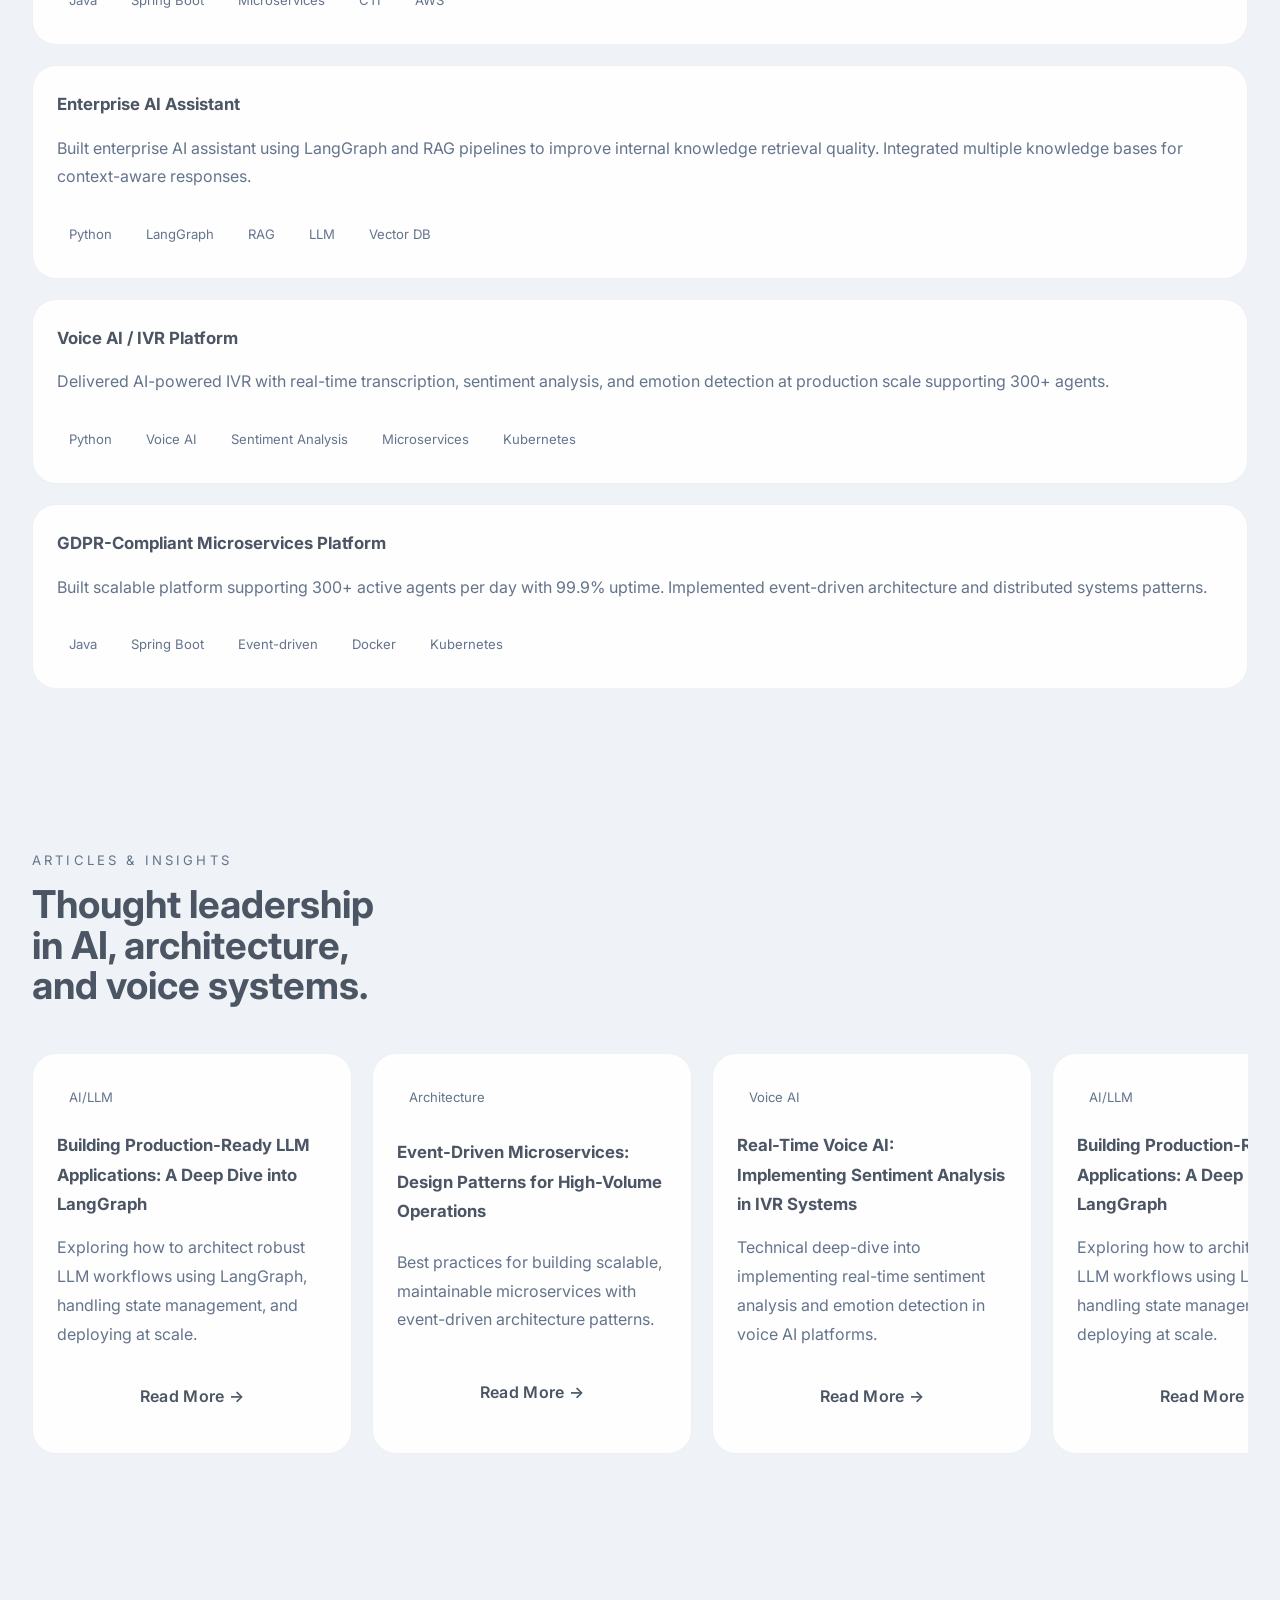
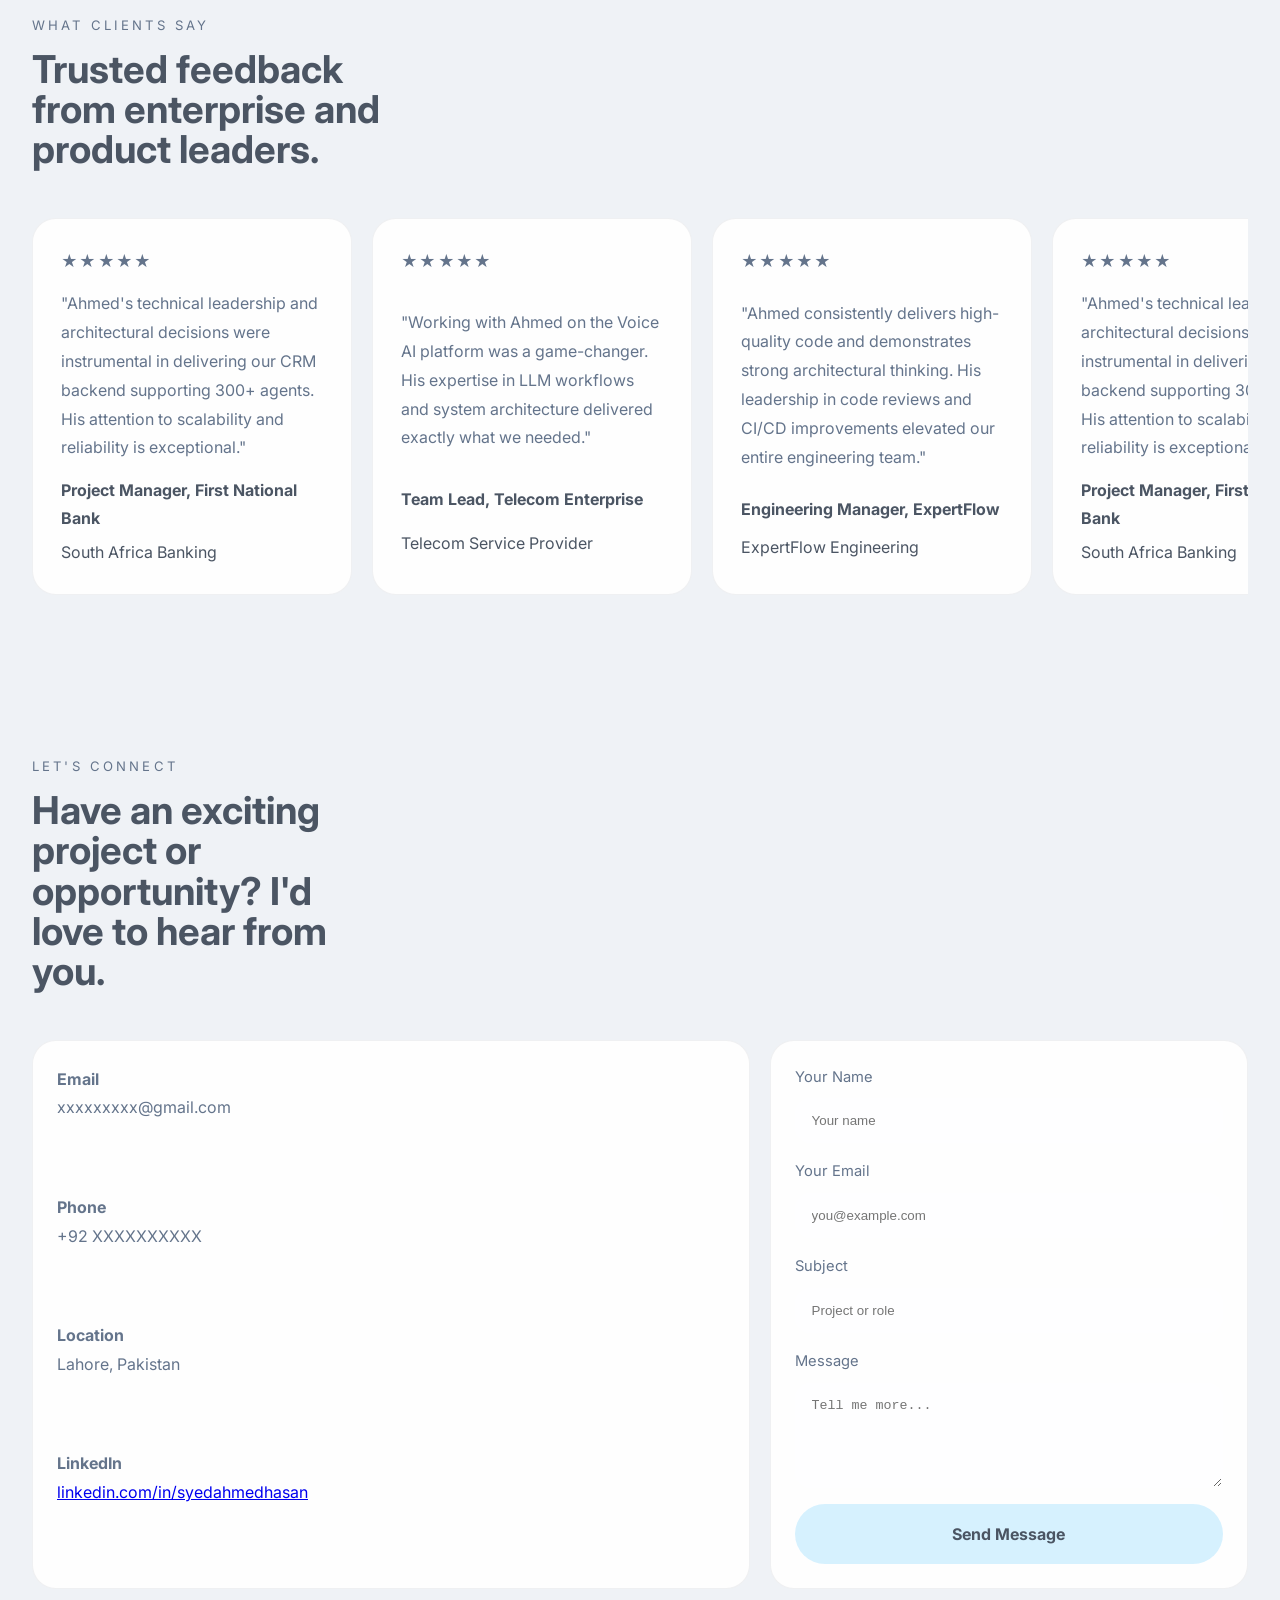
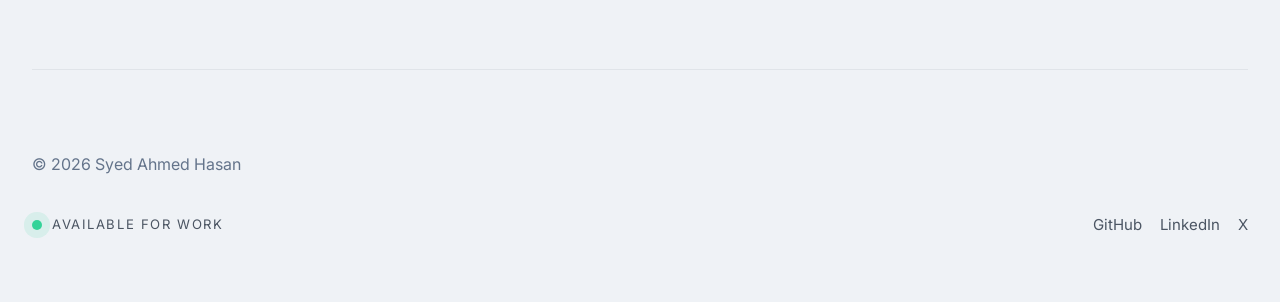
<file: public/portfolio.html>
﻿<!DOCTYPE html>
<html lang="en">
  <head>
    <meta charset="UTF-8" />
    <meta name="viewport" content="width=device-width, initial-scale=1.0" />
    <meta name="color-scheme" content="dark light" />
    <meta name="theme-color" content="#09090b" />
    <title>Syed Ahmed Hasan — Portfolio</title>
    <meta
      name="description"
      content="A premium personal portfolio for a creative technical lead and AI engineer."
    />
    <link rel="preconnect" href="https://fonts.googleapis.com" />
    <link rel="preconnect" href="https://fonts.gstatic.com" crossorigin />
    <link
      href="https://fonts.googleapis.com/css2?family=Inter:wght@400;500;600;700;800&display=swap"
      rel="stylesheet"
    />
    <link rel="stylesheet" href="styles.css" />
  </head>
  <body>
    <div class="page-shell">
      <header class="topbar">
        <div class="brand">Syed Hasan</div>
        <div class="topbar-actions">
          <button class="theme-toggle" id="theme-toggle" type="button" aria-label="Switch theme">Theme: System</button>
          <button class="menu-toggle" aria-label="Toggle navigation">
            <span></span>
            <span></span>
            <span></span>
          </button>
        </div>
        <nav class="nav-links" aria-label="Primary navigation">
          <a href="#work">Work</a>
          <a href="#skills">Skills</a>
          <a href="#experience">Experience</a>
          <a href="#about">About</a>
          <a href="#insights">Blogs</a>
          <a href="#testimonials">Testimonials</a>
          <a href="#footer">Contact</a>
        </nav>
      </header>

      <main>
        <section class="hero">
          <p class="eyebrow">Technical Lead • AI & Backend</p>
          <h1>Designing quiet, premium systems for modern enterprise workflows.</h1>
          <!-- <p class="intro">
            I build refined AI platforms, scalable backend products, and thoughtful digital experiences for teams that move fast and value clarity.
          </p> -->
          <div class="hero-actions">
            <a class="button" href="#work">View Selected Work</a>
          </div>
        </section>

        <section id="about" class="section about">
          <div class="section-heading">
            <p class="section-label">About</p>
            <h2>Building enterprise AI systems with clarity, resilience, and operational rigor.</h2>
          </div>
          <div class="about-grid">
            <div class="about-copy">
              <p class="about-text">
                I lead the design and delivery of AI-first backend products for telecom and banking. My work spans
                LLM workflows, voice AI, GDPR-safe distributed platforms, and secure integrations — all built to support
                real teams and real customers.
              </p>
              <div class="stats-grid">
                <article class="stat-card">
                  <span class="stat-value">5+</span>
                  <span class="stat-label">Years Experience</span>
                </article>
                <article class="stat-card">
                  <span class="stat-value">15</span>
                  <span class="stat-label">Projects Delivered</span>
                </article>
                <article class="stat-card">
                  <span class="stat-value">300+</span>
                  <span class="stat-label">Daily Active Agents</span>
                </article>
                <article class="stat-card">
                  <span class="stat-value">99.9%</span>
                  <span class="stat-label">Uptime Achieved</span>
                </article>
              </div>
              <div class="graph-grid" aria-label="Portfolio impact charts">
                <article class="graph-card">
                  <p class="graph-title">Uptime reliability</p>
                  <div class="radial-chart" role="img" aria-label="99 percent uptime">
                    <span>99%</span>
                  </div>
                </article>
                <article class="graph-card">
                  <p class="graph-title">Delivery snapshot</p>
                  <div class="bars">
                    <div class="bar-row">
                      <span class="bar-label">Experience</span>
                      <div class="bar"><span class="fill fill-80"></span></div>
                      <strong>5 yrs</strong>
                    </div>
                    <div class="bar-row">
                      <span class="bar-label">Projects</span>
                      <div class="bar"><span class="fill fill-60"></span></div>
                      <strong>15</strong>
                    </div>
                    <div class="bar-row">
                      <span class="bar-label">Agents</span>
                      <div class="bar"><span class="fill fill-95"></span></div>
                      <strong>300+</strong>
                    </div>
                  </div>
                </article>
              </div>
            </div>
            <aside class="about-highlights">
              <article class="highlight-card">
                <h3>AI &amp; LLM Expertise</h3>
                <p>Designed and deployed LLM workflows, LangGraph, RAG pipelines, and Voice AI/IVR solutions at production scale.</p>
              </article>
              <article class="highlight-card">
                <h3>Backend Architecture</h3>
                <p>Built GDPR-compliant microservices platforms with event-driven architecture and 99.9% uptime.</p>
              </article>
              <article class="highlight-card">
                <h3>DevOps &amp; Delivery</h3>
                <p>Hardened CI/CD pipelines, Kubernetes orchestration, and automated quality/security gates.</p>
              </article>
              <article class="highlight-card">
                <h3>Team Leadership</h3>
                <p>Led engineering teams, enforced best practices, and drove high-impact deliveries across enterprise clients.</p>
              </article>
            </aside>
          </div>
        </section>

        <section id="skills" class="section skills">
          <div class="section-heading">
            <p class="section-label">Skills</p>
            <h2>Technical strength across AI, backend, and cloud systems.</h2>
          </div>
          <!-- <div class="skills-grid">
            <article class="skill-tile">
              <h3>AI &amp; LLM Engineering</h3>
              <p>LLM workflows, LangGraph, RAG pipelines, prompt engineering, and Voice AI at production scale.</p>
              <div class="skill-pill">92%</div>
            </article>
            <article class="skill-tile">
              <h3>Backend Architecture</h3>
              <p>Microservices, event-driven design, secure API ecosystems, and scalability for enterprise loads.</p>
              <div class="skill-pill">88%</div>
            </article>
            <article class="skill-tile">
              <h3>Cloud &amp; DevOps</h3>
              <p>CI/CD, container orchestration, Kubernetes, observability, and hardened release pipelines.</p>
              <div class="skill-pill">85%</div>
            </article>
            <article class="skill-tile">
              <h3>Systems Leadership</h3>
              <p>Team coaching, architectural review, product delivery, and cross-functional alignment.</p>
              <div class="skill-pill">90%</div>
            </article>
          </div> -->
          <div class="skill-charts">
            <article class="chart-card">
              <p class="chart-title">Skill distribution</p>
              <div class="skill-distribution">
                <div class="skill-distribution-row">
                  <div class="radial-skill">
                    <strong>92%</strong>
                  </div>
                  <div class="skill-tile mini">
                    <h3>AI &amp; LLM Engineering</h3>
                    <ul class="skills-grid">
                      <li>LLM Workflows</li>
                      <li>LangGraph</li>
                      <li>RAG Pipelines</li>
                      <li>Prompt Engineering</li>
                      <li>Voice AI / IVR</li>
                      <li>Generative AI</li>
                    </ul>
                  </div>
                </div>
                <div class="skill-distribution-row">
                  <div class="radial-skill">
                    <strong>88%</strong>
                  </div>
                  <div class="skill-tile mini">
                    <h3>Languages &amp; Frameworks</h3>
                    <ul class="skills-grid">
                      <li>Python</li>
                      <li>Java</li>
                      <li>Spring Boot</li>
                      <li>React</li>
                      <li>REST APIs</li>
                      <li>Node.js</li>
                    </ul>
                  </div>
                </div>
                <div class="skill-distribution-row">
                  <div class="radial-skill">
                    <strong>85%</strong>
                  </div>
                  <div class="skill-tile mini">
                    <h3>Architecture &amp; Integrations</h3>
                    <ul class="skills-grid">
                      <li>Microservices</li>
                      <li>Event-driven Architecture</li>
                      <li>Distributed Systems</li>
                      <li>Multi-tenant Systems</li>
                      <li>OAuth2</li>
                      <li>Webhooks</li>
                    </ul>
                  </div>
                </div>
              </div>
            </article>
            <div class="chart-stack">
              <article class="chart-card">
                <p class="chart-title">Core strengths</p>
                <div class="skill-bars">
                  <div class="skill-row">
                    <span>LLM &amp; RAG</span>
                    <div class="bar-track"><div class="bar-fill fill-92"></div></div>
                  </div>
                  <div class="skill-row">
                    <span>Microservices</span>
                    <div class="bar-track"><div class="bar-fill fill-80"></div></div>
                  </div>
                  <div class="skill-row">
                    <span>Kubernetes</span>
                    <div class="bar-track"><div class="bar-fill fill-75"></div></div>
                  </div>
                  <div class="skill-row">
                    <span>CI/CD</span>
                    <div class="bar-track"><div class="bar-fill fill-85"></div></div>
                  </div>
                </div>
              </article>
              <article class="chart-card">
                <p class="chart-title">Operations &amp; tools</p>
                <div class="skill-distribution">
                  <div class="skill-distribution-row">
                    <div class="radial-skill">
                      <strong>90%</strong>
                    </div>
                    <div class="skill-tile mini">
                      <h3>DevOps &amp; Cloud</h3>
                      <ul class="skills-grid">
                        <li>AWS</li>
                        <li>Azure</li>
                        <li>Docker</li>
                        <li>Kubernetes</li>
                        <li>CI/CD</li>
                        <li>Helm</li>
                      </ul>
                    </div>
                  </div>
                  <div class="skill-distribution-row">
                    <div class="radial-skill">
                      <strong>90%</strong>
                    </div>
                    <div class="skill-tile mini">
                      <h3>Databases &amp; Tools</h3>
                      <ul class="skills-grid">
                        <li>PostgreSQL</li>
                        <li>MySQL</li>
                        <li>Redis</li>
                        <li>ActiveMQ</li>
                        <li>Git</li>
                        <li>Linux</li>
                      </ul>
                    </div>
                  </div>
                </div>
              </article>
            </div>
          </div>
          <!-- <div class="skills-list">
            <article class="skill-category">
              <h3>AI &amp; LLM Engineering</h3>
              <ul>
                <li>LLM Workflows</li>
                <li>LangGraph</li>
                <li>RAG Pipelines</li>
                <li>Prompt Engineering</li>
                <li>Voice AI / IVR</li>
                <li>Generative AI</li>
              </ul>
            </article>
            <article class="skill-category">
              <h3>Languages &amp; Frameworks</h3>
              <ul>
                <li>Python</li>
                <li>Java</li>
                <li>Spring Boot</li>
                <li>React</li>
                <li>REST APIs</li>
                <li>Node.js</li>
              </ul>
            </article>
            <article class="skill-category">
              <h3>Architecture &amp; Integrations</h3>
              <ul>
                <li>Microservices</li>
                <li>Event-driven Architecture</li>
                <li>Distributed Systems</li>
                <li>Multi-tenant Systems</li>
                <li>OAuth2</li>
                <li>Webhooks</li>
              </ul>
            </article>
            <article class="skill-category">
              <h3>DevOps &amp; Cloud</h3>
              <ul>
                <li>AWS</li>
                <li>Azure</li>
                <li>Docker</li>
                <li>Kubernetes</li>
                <li>CI/CD</li>
                <li>Helm</li>
              </ul>
            </article>
            <article class="skill-category">
              <h3>Databases &amp; Tools</h3>
              <ul>
                <li>PostgreSQL</li>
                <li>MySQL</li>
                <li>Redis</li>
                <li>ActiveMQ</li>
                <li>Git</li>
                <li>Linux</li>
              </ul>
            </article>
          </div> -->
        </section>

        <section id="work" class="section work">
          <div class="section-heading">
            <p class="section-label">Selected Work</p>
            <h2>Recent projects that blend substance with simplicity.</h2>
          </div>
          <div class="work-grid">
            <article class="card">
              <h3>Enterprise AI Assistant</h3>
              <p>Built a secure, context-aware LLM workflow for enterprise support.</p>
              <div class="tags">
                <span>LangGraph</span>
                <span>RAG</span>
                <span>Python</span>
              </div>
            </article>
            <article class="card">
              <h3>Voice AI / IVR Platform</h3>
              <p>Designed a production-ready voice interface with real-time insights.</p>
              <div class="tags">
                <span>Voice AI</span>
                <span>Transcription</span>
                <span>Microservices</span>
              </div>
            </article>
            <article class="card">
              <h3>Banking CRM Backend</h3>
              <p>Delivered a secure, scalable agent platform for regional banking.</p>
              <div class="tags">
                <span>Spring Boot</span>
                <span>APIs</span>
                <span>Kubernetes</span>
              </div>
            </article>
            <article class="card">
              <h3>Social Channel Connector</h3>
              <p>Implemented OAuth-secured integrations with graceful webhook flow.</p>
              <div class="tags">
                <span>OAuth2</span>
                <span>Webhooks</span>
                <span>Integration</span>
              </div>
            </article>
          </div>
        </section>

        <section id="experience" class="section experience-flow">
          <div class="section-heading">
            <p class="section-label">Professional Experience</p>
            <!-- <h2>A process-driven progression across design, architecture, delivery, and scaling.</h2> -->
          </div>
          <div class="flow-track" aria-label="Professional experience process flow">
            <article class="flow-step">
              <div class="step-marker">01</div>
              <div class="step-copy">
                <p class="step-title">Team Lead</p>
                <p class="step-meta">ExpertFlow • 2024 — Present</p>
                <p>Orchestrating AI quality assessment, Voice AI/IVR product delivery, and enterprise assistant launches.</p>
              </div>
            </article>
            <article class="flow-step">
              <div class="step-marker">02</div>
              <div class="step-copy">
                <p class="step-title">Software Technical Lead</p>
                <p class="step-meta">ExpertFlow • 2022 — 2024</p>
                <p>Shaping scalable backend systems, setting architecture direction, and driving engineering standards.</p>
              </div>
            </article>
            <article class="flow-step">
              <div class="step-marker">03</div>
              <div class="step-copy">
                <p class="step-title">Associate Java Developer</p>
                <p class="step-meta">ExpertFlow • 2021 — 2022</p>
                <p>Delivered secure REST APIs, authentication flows, and high-performance backend services.</p>
              </div>
            </article>
            <article class="flow-step">
              <div class="step-marker">04</div>
              <div class="step-copy">
                <p class="step-title">Junior Software Developer</p>
                <p class="step-meta">ExpertFlow • 2020 — 2021</p>
                <p>Built WebRTC voice experiences, SIP integrations, and customer engagement solutions.</p>
              </div>
            </article>
          </div>
        </section>

        <!-- <section id="experience-detail" class="section experience-detail">
          <div class="section-heading">
            <p class="section-label">Detailed Experience</p>
            <h2>Role-specific highlights from every step in my engineering journey.</h2>
          </div>
          <div class="experience-cards">
            <article class="experience-card">
              <h3>Team Lead</h3>
              <p class="experience-meta">ExpertFlow (Pvt) Ltd • Nov 2024 — Present</p>
              <ul>
                <li>Built and deployed AI quality monitoring modules for enterprise contact-center workflows.</li>
                <li>Built enterprise AI assistant using LangGraph + RAG, improving response relevance.</li>
                <li>Delivered Voice AI / IVR platform supporting 300+ agents with real-time transcription and sentiment insights.</li>
                <li>Implemented OAuth2-secured social integrations for multiple platforms.</li>
              </ul>
            </article>
            <article class="experience-card">
              <h3>Software Technical Lead</h3>
              <p class="experience-meta">ExpertFlow (Pvt) Ltd • Oct 2022 — Nov 2024</p>
              <ul>
                <li>Designed and reviewed system architecture for scalability and performance.</li>
                <li>Enforced engineering best practices through code reviews and CI/CD standards.</li>
                <li>Implemented core framework components and critical modules for high-impact deliveries.</li>
              </ul>
            </article>
            <article class="experience-card">
              <h3>Associate Java Developer</h3>
              <p class="experience-meta">ExpertFlow (Pvt) Ltd • Mar 2021 — Oct 2022</p>
              <ul>
                <li>Developed REST API-based Agent CRM Backend in Spring Boot.</li>
                <li>Implemented load testing and logging best practices.</li>
                <li>Integrated LDAP authentication and SOAP APIs.</li>
              </ul>
            </article>
            <article class="experience-card">
              <h3>Junior Software Developer</h3>
              <p class="experience-meta">ExpertFlow (Pvt) Ltd • Aug 2020 — Mar 2021</p>
              <ul>
                <li>Worked on WebRTC-based audio and video solutions using Freeswitch.</li>
                <li>Implemented SIP/SDP/RTP protocol optimization.</li>
                <li>Delivered real-time communication and voice interaction features.</li>
              </ul>
            </article>
          </div>
        </section> -->

        <section id="projects" class="section projects">
          <div class="section-heading">
            <p class="section-label">Featured Projects</p>
            <h2>Handpicked work that demonstrates scalable systems and AI delivery.</h2>
          </div>
          <div class="project-grid">
            <article class="project-card">
              <h3>First National Bank CRM Backend</h3>
              <p>Led development of secure microservices supporting 300+ agents and 50k daily interactions. Implemented Chat, Voice, and Dialer modules with CTI integration via Cisco PCCE.</p>
              <div class="project-tags">
                <span>Java</span>
                <span>Spring Boot</span>
                <span>Microservices</span>
                <span>CTI</span>
                <span>AWS</span>
              </div>
            </article>
            <article class="project-card">
              <h3>Enterprise AI Assistant</h3>
              <p>Built enterprise AI assistant using LangGraph and RAG pipelines to improve internal knowledge retrieval quality. Integrated multiple knowledge bases for context-aware responses.</p>
              <div class="project-tags">
                <span>Python</span>
                <span>LangGraph</span>
                <span>RAG</span>
                <span>LLM</span>
                <span>Vector DB</span>
              </div>
            </article>
            <article class="project-card">
              <h3>Voice AI / IVR Platform</h3>
              <p>Delivered AI-powered IVR with real-time transcription, sentiment analysis, and emotion detection at production scale supporting 300+ agents.</p>
              <div class="project-tags">
                <span>Python</span>
                <span>Voice AI</span>
                <span>Sentiment Analysis</span>
                <span>Microservices</span>
                <span>Kubernetes</span>
              </div>
            </article>
            <article class="project-card">
              <h3>GDPR-Compliant Microservices Platform</h3>
              <p>Built scalable platform supporting 300+ active agents per day with 99.9% uptime. Implemented event-driven architecture and distributed systems patterns.</p>
              <div class="project-tags">
                <span>Java</span>
                <span>Spring Boot</span>
                <span>Event-driven</span>
                <span>Docker</span>
                <span>Kubernetes</span>
              </div>
            </article>
          </div>
        </section>

        <section id="insights" class="section insights">
          <div class="section-heading">
            <p class="section-label">Articles & Insights</p>
            <h2>Thought leadership in AI, architecture, and voice systems.</h2>
          </div>
          <div class="insight-carousel">
            <div class="carousel-track">
              <article class="insight-card">
                <span class="tag">AI/LLM</span>
                <h3>Building Production-Ready LLM Applications: A Deep Dive into LangGraph</h3>
                <p>Exploring how to architect robust LLM workflows using LangGraph, handling state management, and deploying at scale.</p>
                <a href="#" class="button">Read More →</a>
              </article>
              <article class="insight-card">
                <span class="tag">Architecture</span>
                <h3>Event-Driven Microservices: Design Patterns for High-Volume Operations</h3>
                <p>Best practices for building scalable, maintainable microservices with event-driven architecture patterns.</p>
                <a href="#" class="button">Read More →</a>
              </article>
              <article class="insight-card">
                <span class="tag">Voice AI</span>
                <h3>Real-Time Voice AI: Implementing Sentiment Analysis in IVR Systems</h3>
                <p>Technical deep-dive into implementing real-time sentiment analysis and emotion detection in voice AI platforms.</p>
                <a href="#" class="button">Read More →</a>
              </article>
              <article class="insight-card">
                <span class="tag">AI/LLM</span>
                <h3>Building Production-Ready LLM Applications: A Deep Dive into LangGraph</h3>
                <p>Exploring how to architect robust LLM workflows using LangGraph, handling state management, and deploying at scale.</p>
                <a href="#" class="button">Read More →</a>
              </article>
              <article class="insight-card">
                <span class="tag">Architecture</span>
                <h3>Event-Driven Microservices: Design Patterns for High-Volume Operations</h3>
                <p>Best practices for building scalable, maintainable microservices with event-driven architecture patterns.</p>
                <a href="#" class="button">Read More →</a>
              </article>
              <article class="insight-card">
                <span class="tag">Voice AI</span>
                <h3>Real-Time Voice AI: Implementing Sentiment Analysis in IVR Systems</h3>
                <p>Technical deep-dive into implementing real-time sentiment analysis and emotion detection in voice AI platforms.</p>
                <a href="#" class="button">Read More →</a>
              </article>
            </div>
          </div>
        </section>

        <section id="testimonials" class="section testimonials">
          <div class="section-heading">
            <p class="section-label">What Clients Say</p>
            <h2>Trusted feedback from enterprise and product leaders.</h2>
          </div>
          <div class="testimonial-marquee">
            <div class="marquee-track">
              <article class="testimonial-card">
                <p class="testimonial-rating">★★★★★</p>
                <p>"Ahmed's technical leadership and architectural decisions were instrumental in delivering our CRM backend supporting 300+ agents. His attention to scalability and reliability is exceptional."</p>
                <div class="testimonial-author">
                  <strong>Project Manager, First National Bank</strong>
                  <span>South Africa Banking</span>
                </div>
              </article>
              <article class="testimonial-card">
                <p class="testimonial-rating">★★★★★</p>
                <p>"Working with Ahmed on the Voice AI platform was a game-changer. His expertise in LLM workflows and system architecture delivered exactly what we needed."</p>
                <div class="testimonial-author">
                  <strong>Team Lead, Telecom Enterprise</strong>
                  <span>Telecom Service Provider</span>
                </div>
              </article>
              <article class="testimonial-card">
                <p class="testimonial-rating">★★★★★</p>
                <p>"Ahmed consistently delivers high-quality code and demonstrates strong architectural thinking. His leadership in code reviews and CI/CD improvements elevated our entire engineering team."</p>
                <div class="testimonial-author">
                  <strong>Engineering Manager, ExpertFlow</strong>
                  <span>ExpertFlow Engineering</span>
                </div>
              </article>
              <article class="testimonial-card">
                <p class="testimonial-rating">★★★★★</p>
                <p>"Ahmed's technical leadership and architectural decisions were instrumental in delivering our CRM backend supporting 300+ agents. His attention to scalability and reliability is exceptional."</p>
                <div class="testimonial-author">
                  <strong>Project Manager, First National Bank</strong>
                  <span>South Africa Banking</span>
                </div>
              </article>
              <article class="testimonial-card">
                <p class="testimonial-rating">★★★★★</p>
                <p>"Working with Ahmed on the Voice AI platform was a game-changer. His expertise in LLM workflows and system architecture delivered exactly what we needed."</p>
                <div class="testimonial-author">
                  <strong>Team Lead, Telecom Enterprise</strong>
                  <span>Telecom Service Provider</span>
                </div>
              </article>
              <article class="testimonial-card">
                <p class="testimonial-rating">★★★★★</p>
                <p>"Ahmed consistently delivers high-quality code and demonstrates strong architectural thinking. His leadership in code reviews and CI/CD improvements elevated our entire engineering team."</p>
                <div class="testimonial-author">
                  <strong>Engineering Manager, ExpertFlow</strong>
                  <span>ExpertFlow Engineering</span>
                </div>
              </article>
            </div>
          </div>
        </section>

        <section id="contact" class="section contact">
          <div class="section-heading">
            <p class="section-label">Let's Connect</p>
            <h2>Have an exciting project or opportunity? I'd love to hear from you.</h2>
          </div>
          <div class="contact-grid">
            <div class="contact-card contact-details">
              <p><strong>Email</strong><br />xxxxxxxxx@gmail.com</p>
              <p><strong>Phone</strong><br />+92 XXXXXXXXXX</p>
              <p><strong>Location</strong><br />Lahore, Pakistan</p>
              <p><strong>LinkedIn</strong><br /><a href="https://linkedin.com/in/syedahmedhasan" target="_blank" rel="noreferrer">linkedin.com/in/syedahmedhasan</a></p>
            </div>
            <div class="contact-card">
              <form class="contact-form">
                <label>
                  Your Name
                  <input type="text" placeholder="Your name" />
                </label>
                <label>
                  Your Email
                  <input type="email" placeholder="you@example.com" />
                </label>
                <label>
                  Subject
                  <input type="text" placeholder="Project or role" />
                </label>
                <label>
                  Message
                  <textarea rows="5" placeholder="Tell me more..."></textarea>
                </label>
                <button type="submit">Send Message</button>
              </form>
            </div>
          </div>
        </section>
      </main>

      <footer id="footer" class="footer">
        <p>© 2026 Syed Ahmed Hasan</p>
        <div class="footer-meta">
          <span class="status">
            <span class="status-dot"></span> available for work
          </span>
          <span class="social-links">
            <a href="https://github.com/hasyed97" target="_blank" rel="noreferrer">GitHub</a>
            <a href="https://linkedin.com" target="_blank" rel="noreferrer">LinkedIn</a>
            <a href="https://x.com" target="_blank" rel="noreferrer">X</a>
          </span>
        </div>
      </footer>
    </div>
    <script src="script.js"></script>
  </body>
</html>
</file>
<file: styles.css>
﻿@import "https://fonts.googleapis.com/css2?family=Inter:wght@400;500;600;700;800&display=swap";

:root {
  color-scheme: dark;
  font-family: "Inter", ui-sans-serif, system-ui, -apple-system, BlinkMacSystemFont,
    "Segoe UI", sans-serif;
  --bg: #09090b;
  --surface: rgba(255, 255, 255, 0.04);
  --surface-strong: rgba(255, 255, 255, 0.08);
  --text: #fafafa;
  --muted: #94a3b8;
  --accent: #d8e0ff;
  --border: rgba(255, 255, 255, 0.08);
  --panel: rgba(15, 23, 42, 0.9);
  --shadow: 0 45px 120px rgba(0, 0, 0, 0.28);
  background-color: var(--bg);
  color: var(--text);
}

@media (prefers-color-scheme: light) {
  :root {
    color-scheme: light;
    --bg: #eff2f6;
    --surface: rgba(255, 255, 255, 0.82);
    --surface-strong: rgba(15, 23, 42, 0.04);
    --text: #4b5563;
    --muted: #64748b;
    --accent: #475569;
    --border: rgba(15, 23, 42, 0.06);
    --panel: rgba(255, 255, 255, 0.9);
    --shadow: 0 35px 90px rgba(15, 23, 42, 0.05);
  }
}

body[data-theme='light'] {
  color-scheme: light;
  --bg: #eff2f6;
  --surface: rgba(255, 255, 255, 0.82);
  --surface-strong: rgba(15, 23, 42, 0.04);
  --text: #4b5563;
  --muted: #64748b;
  --accent: #475569;
  --border: rgba(15, 23, 42, 0.06);
  --panel: rgba(255, 255, 255, 0.9);
  --shadow: 0 35px 90px rgba(15, 23, 42, 0.05);
}

body[data-theme='dark'] {
  --bg: #09090b;
  --surface: rgba(255, 255, 255, 0.04);
  --surface-strong: rgba(255, 255, 255, 0.08);
  --text: #fafafa;
  --muted: #94a3b8;
  --accent: #d8e0ff;
  --border: rgba(255, 255, 255, 0.08);
  --panel: rgba(15, 23, 42, 0.9);
  --shadow: 0 45px 120px rgba(0, 0, 0, 0.28);
}

* {
  box-sizing: border-box;
}

html {
  scroll-behavior: smooth;
}

body {
  margin: 0;
  min-height: 100vh;
  background-color: var(--bg);
  color: var(--text);
  line-height: 1.75;
}

body::before {
  content: "";
  position: fixed;
  inset: 0;
  pointer-events: none;
  background: radial-gradient(circle at 20% 10%, rgba(56, 189, 248, 0.12), transparent 20%),
    radial-gradient(circle at 80% 15%, rgba(168, 85, 247, 0.12), transparent 18%);
}

img,
svg {
  display: block;
  max-width: 100%;
}

button,
a {
  font: inherit;
}

.page-shell {
  position: relative;
  max-width: 1280px;
  margin: 0 auto;
  padding: 0 32px 64px;
}

.topbar {
  position: sticky;
  top: 0;
  z-index: 20;
  display: flex;
  align-items: center;
  justify-content: space-between;
  gap: 24px;
  padding: 24px 0;
  backdrop-filter: blur(24px);
  background: rgba(9, 9, 11, 0.72);
  border-bottom: 1px solid var(--border);
}

.brand {
  font-size: 1rem;
  font-weight: 700;
  letter-spacing: 0.24em;
  text-transform: uppercase;
  color: var(--text);
}

.nav-links {
  display: flex;
  gap: 26px;
  align-items: center;
  flex-wrap: wrap;
}

.nav-links a {
  color: var(--muted);
  text-decoration: none;
  font-size: 0.88rem;
  letter-spacing: 0.18em;
  text-transform: uppercase;
  transition: color 150ms ease;
}

.nav-links a:hover,
.nav-links a:focus-visible {
  color: var(--text);
}

.menu-toggle {
  display: none;
  border: none;
  background: transparent;
  padding: 10px;
  cursor: pointer;
}

.menu-toggle span {
  display: block;
  width: 22px;
  height: 2px;
  border-radius: 999px;
  background: var(--text);
  margin: 5px 0;
  transition: transform 150ms ease, opacity 150ms ease;
}

.hero {
  padding: 140px 0 100px;
}

.eyebrow {
  margin: 0 0 1.5rem;
  font-size: 0.9rem;
  letter-spacing: 0.22em;
  text-transform: uppercase;
  color: var(--muted);
}

.hero h1 {
  margin: 0;
  font-size: clamp(3rem, 5vw, 5.4rem);
  font-weight: 800;
  letter-spacing: -0.06em;
  line-height: 0.98;
  max-width: 12ch;
}

.hero .intro {
  margin: 2rem 0 2.6rem;
  max-width: 60ch;
  color: var(--muted);
  font-size: 1.05rem;
  line-height: 1.9;
}

.hero-actions {
  display: flex;
  align-items: center;
}

.button {
  display: inline-flex;
  align-items: center;
  justify-content: center;
  padding: 18px 28px;
  border-radius: 999px;
  border: 1px solid rgba(255, 255, 255, 0.18);
  background: rgba(255, 255, 255, 0.04);
  color: var(--text);
  text-decoration: none;
  font-weight: 600;
  letter-spacing: 0.02em;
  transition: transform 150ms ease, background-color 150ms ease, border-color 150ms ease;
}

.button:hover,
.button:focus-visible {
  transform: translateY(-2px);
  background: rgba(255, 255, 255, 0.08);
  border-color: rgba(255, 255, 255, 0.27);
}

.theme-toggle {
  display: inline-flex;
  align-items: center;
  justify-content: center;
  padding: 12px 18px;
  border-radius: 999px;
  border: 1px solid rgba(255, 255, 255, 0.14);
  background: rgba(255, 255, 255, 0.05);
  color: var(--text);
  cursor: pointer;
  font-weight: 600;
  letter-spacing: 0.02em;
  transition: transform 150ms ease, background-color 150ms ease, border-color 150ms ease;
}

.theme-toggle:hover,
.theme-toggle:focus-visible {
  transform: translateY(-1px);
  background: rgba(255, 255, 255, 0.1);
  border-color: rgba(255, 255, 255, 0.24);
}

.topbar-actions {
  display: flex;
  align-items: center;
  gap: 14px;
}

.chart-stack {
  display: grid;
  gap: 20px;
}

.insight-carousel,
.testimonial-marquee {
  overflow: hidden;
  position: relative;
}

.carousel-track,
.marquee-track {
  display: flex;
  gap: 20px;
  align-items: stretch;
  animation: marquee-scroll 28s linear infinite;
}

.carousel-track:hover,
.marquee-track:hover {
  animation-play-state: paused;
}

.carousel-track article,
.marquee-track article {
  flex: 0 0 320px;
  min-width: 320px;
}

@keyframes marquee-scroll {
  from {
    transform: translateX(0);
  }
  to {
    transform: translateX(-50%);
  }
}

.section {
  padding: 80px 0;
}

.section-heading {
  margin-bottom: 48px;
}

.section-label {
  margin: 0 0 12px;
  color: var(--muted);
  text-transform: uppercase;
  letter-spacing: 0.24em;
  font-size: 0.82rem;
}

.section-heading h2 {
  margin: 0;
  font-size: clamp(2rem, 3vw, 3.2rem);
  max-width: 14ch;
  line-height: 1.05;
}

.work-grid {
  display: grid;
  grid-template-columns: repeat(2, minmax(0, 1fr));
  gap: 20px;
}

.card {
  padding: 28px;
  border-radius: 28px;
  background: var(--panel);
  border: 1px solid var(--border);
  backdrop-filter: blur(24px);
  transition: transform 150ms ease, border-color 150ms ease;
}

.card:hover,
.card:focus-within {
  transform: translateY(-3px);
  border-color: rgba(255, 255, 255, 0.2);
}

.card h3 {
  margin: 0 0 0.85rem;
  font-size: 1.25rem;
  font-weight: 700;
}

.card p {
  margin: 0;
  color: var(--muted);
  font-size: 1rem;
  line-height: 1.75;
}

.graph-grid {
  display: grid;
  grid-template-columns: 1fr 1fr;
  gap: 20px;
}

.graph-card,
.chart-card {
  padding: 24px;
  border-radius: 24px;
  background: rgba(255, 255, 255, 0.05);
  border: 1px solid rgba(255, 255, 255, 0.08);
  display: grid;
  gap: 18px;
}

.skills-grid {
  display: grid;
  grid-template-columns: repeat(2, minmax(0, 1fr));
  gap: 20px;
}

.skill-tile {
  padding: 24px;
  border-radius: 24px;
  background: var(--panel);
  border: 1px solid var(--border);
  display: grid;
  gap: 16px;
}

.skill-tile h3 {
  margin: 0;
  font-size: 1.1rem;
  font-weight: 700;
}

.skill-tile p {
  margin: 0;
  color: var(--muted);
  line-height: 1.8;
}

.skill-pill {
  display: inline-flex;
  align-items: center;
  justify-content: center;
  width: fit-content;
  padding: 10px 16px;
  border-radius: 999px;
  background: rgba(56, 189, 248, 0.14);
  color: var(--accent);
  font-weight: 700;
  letter-spacing: 0.02em;
}

.skill-charts {
  display: grid;
  grid-template-columns: 1.1fr 0.9fr;
  gap: 20px;
  margin-top: 24px;
}

.chart-title {
  margin: 0;
  color: var(--muted);
  font-size: 0.88rem;
  text-transform: uppercase;
  letter-spacing: 0.18em;
}

.skill-distribution {
  display: grid;
  gap: 20px;
  margin-top: 24px;
}

.skill-distribution-row {
  display: grid;
  grid-template-columns: auto 1fr;
  gap: 20px;
  align-items: center;
}

.skill-tile.mini {
  padding: 20px;
}

.skill-tile.mini .skills-grid {
  display: grid;
  grid-template-columns: repeat(3, minmax(0, 1fr));
  gap: 10px;
  list-style: none;
  margin: 0;
  padding: 0;
}

.skill-tile.mini .skills-grid li {
  margin: 0;
  color: var(--muted);
  font-size: 0.95rem;
  line-height: 1.8;
}

.skill-distribution-row .radial-skill {
  width: 104px;
  height: 104px;
}

.skill-distribution-row .skill-tile h3 {
  margin: 0 0 10px;
  font-size: 1.05rem;
}

.skill-distribution-row .skill-tile p {
  margin: 0;
  color: var(--muted);
  line-height: 1.8;
}

.radial-skill {
  width: 138px;
  height: 138px;
  border-radius: 50%;
  background: conic-gradient(
    rgba(56, 189, 248, 0.92) 0deg 332deg,
    rgba(255, 255, 255, 0.08) 332deg 360deg
  );
  display: grid;
  place-items: center;
  position: relative;
}

.radial-skill::before {
  content: "";
  width: 76px;
  height: 76px;
  border-radius: 50%;
  background: var(--panel);
  position: absolute;
}

.radial-skill span,
.radial-skill strong {
  position: relative;
}

.radial-skill span {
  color: var(--muted);
  font-size: 0.9rem;
  letter-spacing: 0.1em;
  text-transform: uppercase;
}

.radial-skill strong {
  color: var(--text);
  font-size: 1.55rem;
  font-weight: 800;
}

.radial-skill.small {
  width: 116px;
  height: 116px;
}

.skill-bars {
  display: grid;
  gap: 16px;
}

.skill-row {
  display: grid;
  grid-template-columns: 1fr 1.4fr;
  gap: 16px;
  align-items: center;
}

.skill-row span {
  color: var(--muted);
  font-size: 0.95rem;
}

.tags {
  margin-top: 1.4rem;
  display: flex;
  flex-wrap: wrap;
  gap: 10px;
}

.tags span {
  display: inline-flex;
  padding: 8px 12px;
  border-radius: 999px;
  font-size: 0.82rem;
  color: var(--muted);
  border: 1px solid rgba(255, 255, 255, 0.08);
}

.timeline-grid {
  display: grid;
  gap: 28px;
}

.timeline-item {
  display: grid;
  gap: 14px;
  padding: 26px 0;
  border-bottom: 1px solid var(--border);
}

.timeline-item:last-child {
  border-bottom: none;
}

.timeline-role {
  margin: 0;
  font-size: 1.1rem;
  font-weight: 700;
}

.timeline-company,
.timeline-date {
  margin: 0;
  color: var(--muted);
  font-size: 0.94rem;
}

.timeline-date {
  letter-spacing: 0.04em;
}

.timeline-copy {
  margin: 0;
  max-width: 72ch;
  color: var(--muted);
  font-size: 1rem;
  line-height: 1.85;
}

.footer {
  padding-top: 64px;
  border-top: 1px solid var(--border);
  display: flex;
  flex-direction: column;
  gap: 18px;
  color: var(--muted);
}

.footer-meta {
  display: flex;
  flex-wrap: wrap;
  gap: 20px;
  align-items: center;
  justify-content: space-between;
}

.status {
  display: inline-flex;
  align-items: center;
  gap: 10px;
  letter-spacing: 0.12em;
  text-transform: uppercase;
  font-size: 0.82rem;
  color: var(--text);
}

.status-dot {
  width: 10px;
  height: 10px;
  border-radius: 50%;
  background: #34d399;
  box-shadow: 0 0 0 8px rgba(52, 211, 153, 0.12);
}

.social-links {
  display: flex;
  gap: 18px;
  flex-wrap: wrap;
}

.social-links a {
  color: var(--text);
  text-decoration: none;
  font-size: 0.94rem;
  transition: color 150ms ease;
}

.social-links a:hover,
.social-links a:focus-visible {
  color: var(--accent);
}

@media (max-width: 900px) {
  .page-shell {
    padding: 0 24px 48px;
  }

  .topbar {
    flex-wrap: wrap;
    justify-content: space-between;
    gap: 16px;
  }

  .work-grid {
    grid-template-columns: 1fr;
  }
}

@media (max-width: 640px) {
  .hero {
    padding-top: 100px;
  }

  .topbar {
    padding: 20px 0;
  }

  .hero h1 {
    font-size: clamp(2.7rem, 9vw, 4.2rem);
  }

  .section {
    padding: 60px 0;
  }

  .nav-links {
    order: 3;
    width: 100%;
    justify-content: space-between;
  }

  .nav-links a {
    font-size: 0.82rem;
  }
}

@media (prefers-reduced-motion: reduce) {
  *,
  *::before,
  *::after {
    animation-duration: 0.01ms !important;
    animation-iteration-count: 1 !important;
    transition-duration: 0.01ms !important;
    scroll-behavior: auto !important;
  }
}
</file>
<file: public/styles.css>
﻿@import "https://fonts.googleapis.com/css2?family=Inter:wght@400;500;600;700;800&display=swap";

:root {
  color-scheme: dark;
  font-family: "Inter", ui-sans-serif, system-ui, -apple-system, BlinkMacSystemFont,
    "Segoe UI", sans-serif;
  --bg: #09090b;
  --surface: rgba(255, 255, 255, 0.04);
  --surface-strong: rgba(255, 255, 255, 0.08);
  --text: #fafafa;
  --muted: #94a3b8;
  --accent: #d8e0ff;
  --border: rgba(255, 255, 255, 0.08);
  --panel: rgba(15, 23, 42, 0.9);
  --shadow: 0 45px 120px rgba(0, 0, 0, 0.28);
  background-color: var(--bg);
  color: var(--text);
}

@media (prefers-color-scheme: light) {
  :root {
    color-scheme: light;
    --bg: #eff2f6;
    --surface: rgba(255, 255, 255, 0.82);
    --surface-strong: rgba(15, 23, 42, 0.04);
    --text: #4b5563;
    --muted: #64748b;
    --accent: #475569;
    --border: rgba(15, 23, 42, 0.06);
    --panel: rgba(255, 255, 255, 0.9);
    --shadow: 0 35px 90px rgba(15, 23, 42, 0.05);
  }
}

body[data-theme='light'] {
  color-scheme: light;
  --bg: #eff2f6;
  --surface: rgba(255, 255, 255, 0.82);
  --surface-strong: rgba(15, 23, 42, 0.04);
  --text: #4b5563;
  --muted: #64748b;
  --accent: #475569;
  --border: rgba(15, 23, 42, 0.06);
  --panel: rgba(255, 255, 255, 0.9);
  --shadow: 0 35px 90px rgba(15, 23, 42, 0.05);
}

body[data-theme='dark'] {
  --bg: #09090b;
  --surface: rgba(255, 255, 255, 0.04);
  --surface-strong: rgba(255, 255, 255, 0.08);
  --text: #fafafa;
  --muted: #94a3b8;
  --accent: #d8e0ff;
  --border: rgba(255, 255, 255, 0.08);
  --panel: rgba(15, 23, 42, 0.9);
  --shadow: 0 45px 120px rgba(0, 0, 0, 0.28);
}

* {
  box-sizing: border-box;
}

html {
  scroll-behavior: smooth;
}

body {
  margin: 0;
  min-height: 100vh;
  background-color: var(--bg);
  color: var(--text);
  line-height: 1.75;
}

body::before {
  content: "";
  position: fixed;
  inset: 0;
  pointer-events: none;
  background: radial-gradient(circle at 20% 10%, rgba(56, 189, 248, 0.12), transparent 20%),
    radial-gradient(circle at 80% 15%, rgba(168, 85, 247, 0.12), transparent 18%);
}

img,
svg {
  display: block;
  max-width: 100%;
}

button,
a {
  font: inherit;
}

.page-shell {
  position: relative;
  max-width: 1280px;
  margin: 0 auto;
  padding: 0 32px 64px;
}

.topbar {
  position: sticky;
  top: 0;
  z-index: 20;
  display: flex;
  align-items: center;
  justify-content: space-between;
  gap: 24px;
  padding: 24px 0;
  backdrop-filter: blur(24px);
  background: rgba(9, 9, 11, 0.72);
  border-bottom: 1px solid var(--border);
}

.brand {
  font-size: 1rem;
  font-weight: 700;
  letter-spacing: 0.24em;
  text-transform: uppercase;
  color: var(--text);
}

.nav-links {
  display: flex;
  gap: 26px;
  align-items: center;
  flex-wrap: wrap;
}

.nav-links a {
  color: var(--muted);
  text-decoration: none;
  font-size: 0.88rem;
  letter-spacing: 0.18em;
  text-transform: uppercase;
  transition: color 150ms ease;
}

.nav-links a:hover,
.nav-links a:focus-visible {
  color: var(--text);
}

.menu-toggle {
  display: none;
  border: none;
  background: transparent;
  padding: 10px;
  cursor: pointer;
}

.menu-toggle span {
  display: block;
  width: 22px;
  height: 2px;
  border-radius: 999px;
  background: var(--text);
  margin: 5px 0;
  transition: transform 150ms ease, opacity 150ms ease;
}

.hero {
  padding: 140px 0 100px;
}

.eyebrow {
  margin: 0 0 1.5rem;
  font-size: 0.9rem;
  letter-spacing: 0.22em;
  text-transform: uppercase;
  color: var(--muted);
}

.hero h1 {
  margin: 0;
  font-size: clamp(3rem, 5vw, 5.4rem);
  font-weight: 800;
  letter-spacing: -0.06em;
  line-height: 0.98;
  max-width: 12ch;
}

.hero .intro {
  margin: 2rem 0 2.6rem;
  max-width: 60ch;
  color: var(--muted);
  font-size: 1.05rem;
  line-height: 1.9;
}

.hero-actions {
  display: flex;
  align-items: center;
}

.button {
  display: inline-flex;
  align-items: center;
  justify-content: center;
  padding: 18px 28px;
  border-radius: 999px;
  border: 1px solid rgba(255, 255, 255, 0.18);
  background: rgba(255, 255, 255, 0.04);
  color: var(--text);
  text-decoration: none;
  font-weight: 600;
  letter-spacing: 0.02em;
  transition: transform 150ms ease, background-color 150ms ease, border-color 150ms ease;
}

.button:hover,
.button:focus-visible {
  transform: translateY(-2px);
  background: rgba(255, 255, 255, 0.08);
  border-color: rgba(255, 255, 255, 0.27);
}

.theme-toggle {
  display: inline-flex;
  align-items: center;
  justify-content: center;
  padding: 12px 18px;
  border-radius: 999px;
  border: 1px solid rgba(255, 255, 255, 0.14);
  background: rgba(255, 255, 255, 0.05);
  color: var(--text);
  cursor: pointer;
  font-weight: 600;
  letter-spacing: 0.02em;
  transition: transform 150ms ease, background-color 150ms ease, border-color 150ms ease;
}

.theme-toggle:hover,
.theme-toggle:focus-visible {
  transform: translateY(-1px);
  background: rgba(255, 255, 255, 0.1);
  border-color: rgba(255, 255, 255, 0.24);
}

.topbar-actions {
  display: flex;
  align-items: center;
  gap: 14px;
}

.chart-stack {
  display: grid;
  gap: 20px;
}

.insight-carousel,
.testimonial-marquee {
  overflow: hidden;
  position: relative;
}

.carousel-track,
.marquee-track {
  display: flex;
  gap: 20px;
  align-items: stretch;
  animation: marquee-scroll 28s linear infinite;
}

.carousel-track:hover,
.marquee-track:hover {
  animation-play-state: paused;
}

.carousel-track article,
.marquee-track article {
  flex: 0 0 320px;
  min-width: 320px;
}

@keyframes marquee-scroll {
  from {
    transform: translateX(0);
  }
  to {
    transform: translateX(-50%);
  }
}

.section {
  padding: 80px 0;
}

.section-heading {
  margin-bottom: 48px;
}

.section-label {
  margin: 0 0 12px;
  color: var(--muted);
  text-transform: uppercase;
  letter-spacing: 0.24em;
  font-size: 0.82rem;
}

.section-heading h2 {
  margin: 0;
  font-size: clamp(2rem, 3vw, 3.2rem);
  max-width: 14ch;
  line-height: 1.05;
}

.about-grid {
  display: grid;
  grid-template-columns: 1.3fr 0.9fr;
  gap: 32px;
  align-items: start;
}

.about-copy {
  display: grid;
  gap: 28px;
}

.about-text {
  margin: 0;
  color: var(--muted);
  font-size: 1rem;
  max-width: 58ch;
  line-height: 1.9;
}

.stats-grid {
  display: grid;
  grid-template-columns: repeat(4, minmax(0, 1fr));
  gap: 16px;
}

.stat-card {
  padding: 22px;
  border-radius: 20px;
  background: rgba(255, 255, 255, 0.05);
  border: 1px solid rgba(255, 255, 255, 0.08);
  display: grid;
  gap: 10px;
}

.stat-value {
  font-size: 2.4rem;
  font-weight: 700;
  letter-spacing: -0.04em;
}

.stat-label {
  color: var(--muted);
  text-transform: uppercase;
  letter-spacing: 0.16em;
  font-size: 0.75rem;
}

.graph-grid {
  display: grid;
  grid-template-columns: 1fr 1fr;
  gap: 20px;
}

.graph-card,
.chart-card {
  padding: 24px;
  border-radius: 24px;
  background: rgba(255, 255, 255, 0.05);
  border: 1px solid rgba(255, 255, 255, 0.08);
  display: grid;
  gap: 18px;
}

.skills-grid {
  display: grid;
  grid-template-columns: repeat(2, minmax(0, 1fr));
  gap: 20px;
}

.skill-tile {
  padding: 24px;
  border-radius: 24px;
  background: var(--panel);
  border: 1px solid var(--border);
  display: grid;
  gap: 16px;
}

.skill-tile h3 {
  margin: 0;
  font-size: 1.1rem;
  font-weight: 700;
}

.skill-tile p {
  margin: 0;
  color: var(--muted);
  line-height: 1.8;
}

.skill-pill {
  display: inline-flex;
  align-items: center;
  justify-content: center;
  width: fit-content;
  padding: 10px 16px;
  border-radius: 999px;
  background: rgba(56, 189, 248, 0.14);
  color: var(--accent);
  font-weight: 700;
  letter-spacing: 0.02em;
}

.skill-charts {
  display: grid;
  grid-template-columns: 1.1fr 0.9fr;
  gap: 20px;
  margin-top: 24px;
  align-items: start;
}

.skill-charts .chart-card {
  align-self: start;
}

.chart-title {
  margin: 0;
  color: var(--muted);
  font-size: 0.88rem;
  text-transform: uppercase;
  letter-spacing: 0.18em;
}

.skill-distribution {
  display: grid;
  gap: 20px;
  margin-top: 24px;
}

.skill-distribution-row {
  display: grid;
  grid-template-columns: auto 1fr;
  gap: 20px;
  align-items: center;
}

.skill-tile.mini {
  padding: 20px;
}

.skill-tile.mini .skills-grid {
  display: grid;
  grid-template-columns: repeat(3, minmax(0, 1fr));
  gap: 10px;
  list-style: none;
  margin: 0;
  padding: 0;
}

.skill-tile.mini .skills-grid li {
  margin: 0;
  color: var(--muted);
  font-size: 0.95rem;
  line-height: 1.8;
}

.skill-distribution-row .radial-skill {
  width: 104px;
  height: 104px;
}

.skill-distribution-row .skill-tile h3 {
  margin: 0 0 10px;
  font-size: 1.05rem;
}

.skill-distribution-row .skill-tile p {
  margin: 0;
  color: var(--muted);
  line-height: 1.8;
}

.radial-skill {
  width: 138px;
  height: 138px;
  border-radius: 50%;
  background: conic-gradient(
    rgba(56, 189, 248, 0.92) 0deg 332deg,
    rgba(255, 255, 255, 0.08) 332deg 360deg
  );
  display: grid;
  place-items: center;
  position: relative;
}

.radial-skill::before {
  content: "";
  width: 76px;
  height: 76px;
  border-radius: 50%;
  background: var(--panel);
  position: absolute;
}

.radial-skill span,
.radial-skill strong {
  position: relative;
}

.radial-skill span {
  color: var(--muted);
  font-size: 0.9rem;
  letter-spacing: 0.1em;
  text-transform: uppercase;
}

.radial-skill strong {
  color: var(--text);
  font-size: 1.55rem;
  font-weight: 800;
}

.radial-skill.small {
  width: 116px;
  height: 116px;
}

.skill-bars {
  display: grid;
  gap: 16px;
}

.skill-row {
  display: grid;
  grid-template-columns: 1fr 1.4fr;
  gap: 16px;
  align-items: center;
}

.skill-row span {
  color: var(--muted);
  font-size: 0.95rem;
}

.bar-track {
  width: 100%;
  height: 12px;
  border-radius: 999px;
  background: rgba(255, 255, 255, 0.08);
  overflow: hidden;
}

.bar-fill {
  width: 0;
  height: 100%;
  border-radius: inherit;
  background: linear-gradient(90deg, rgba(56, 189, 248, 0.96), rgba(148, 163, 184, 0.9));
  transition: width 320ms ease, transform 240ms ease, background 320ms ease;
}

.bar-row {
  transition: transform 200ms ease;
}

.bar-row:hover {
  transform: translateX(3px);
}

.bar-row:hover .bar-fill {
  transform: scaleX(1.02);
  background: linear-gradient(90deg, rgba(56, 189, 248, 1), rgba(148, 163, 184, 0.98));
}

.skill-tile {
  transition: transform 220ms ease, border-color 220ms ease, background-color 220ms ease;
}

.skill-tile:hover {
  transform: translateY(-3px);
  border-color: rgba(56, 189, 248, 0.2);
}

.skill-tile:hover .skill-pill {
  background: rgba(56, 189, 248, 0.18);
}

.fill-92 {
  width: 92%;
}

.fill-85 {
  width: 85%;
}

.fill-80 {
  width: 80%;
}

.fill-75 {
  width: 75%;
}

.experience-flow .flow-track {
  position: relative;
  padding-left: 56px;
}

.experience-flow .flow-track::before {
  content: "";
  position: absolute;
  left: 28px;
  top: 24px;
  bottom: 24px;
  width: 2px;
  background: rgba(255, 255, 255, 0.08);
}

.flow-step {
  display: grid;
  grid-template-columns: auto 1fr;
  gap: 18px;
  position: relative;
  padding: 18px 0;
}

/* .flow-step::before {
  content: "";
  position: absolute;
  left: 22px;
  top: 26px;
  width: 14px;
  height: 14px;
  border-radius: 50%;
  background: linear-gradient(180deg, rgba(56, 189, 248, 0.95), rgba(59, 130, 246, 0.9));
  border: 3px solid var(--panel);
  transition: box-shadow 280ms ease;
} */

/* .flow-step:hover::before {
  box-shadow: 0 0 16px rgba(56, 189, 248, 0.4), inset 0 0 8px rgba(59, 130, 246, 0.2);
} */

.step-marker {
  width: 58px;
  height: 58px;
  border-radius: 50%;
  display: grid;
  place-items: center;
  background: var(--panel);
  border: 1px solid var(--border);
  font-weight: 700;
  color: var(--text);
  transition: transform 220ms ease, border-color 220ms ease, box-shadow 220ms ease;
}

.flow-step:hover .step-marker {
  transform: scale(1.08);
  border-color: rgba(56, 189, 248, 0.3);
  box-shadow: 0 0 12px rgba(56, 189, 248, 0.2);
}

.step-copy {
  display: grid;
  gap: 12px;
  transition: transform 220ms ease;
}

.flow-step:hover .step-copy {
  transform: translateX(2px);
}

@media (min-width: 1000px) {
  .experience-flow .flow-track {
    display: grid;
    grid-template-columns: repeat(4, minmax(0, 1fr));
    gap: 24px;
    padding-left: 0;
  }

  .experience-flow .flow-track::before {
    left: 0;
    right: 0;
    top: 46px;
    bottom: auto;
    width: auto;
    height: 2px;
  }

  .flow-step {
    grid-template-columns: 1fr;
    padding: 0;
    align-items: start;
  }

  .flow-step::before {
    left: calc(50% - 10px);
    top: -7px;
  }

  .step-marker {
    margin: 0 auto;
  }

  .step-copy {
    padding-top: 34px;
  }
}

.step-title {
  margin: 0;
  font-size: 1.1rem;
  font-weight: 700;
}

.step-meta {
  margin: 0;
  color: var(--muted);
  font-size: 0.92rem;
  letter-spacing: 0.04em;
}

.experience-flow p {
  margin: 0;
  color: var(--muted);
  line-height: 1.85;
}

.skills-list,
.experience-cards,
.project-grid,
.insight-grid,
.testimonial-grid,
.contact-grid {
  display: grid;
  gap: 20px;
}

.skills-list {
  grid-template-columns: repeat(2, minmax(0, 1fr));
  margin-top: 24px;
}

.skill-category,
.experience-card,
.project-card,
.insight-card,
.testimonial-card,
.contact-card {
  padding: 24px;
  border-radius: 24px;
  background: var(--panel);
  border: 1px solid var(--border);
  display: grid;
  gap: 14px;
}

.skill-category h3,
.experience-card h3,
.project-card h3,
.insight-card h3,
.testimonial-card h3 {
  margin: 0;
  font-size: 1.05rem;
  font-weight: 700;
}

.skill-category ul {
  margin: 0;
  padding: 0;
  list-style: none;
  display: grid;
  gap: 10px;
}

.skill-category li {
  display: inline-flex;
  align-items: center;
  padding: 10px 14px;
  border-radius: 999px;
  background: rgba(255, 255, 255, 0.06);
  color: var(--muted);
  font-size: 0.92rem;
}

.experience-card {
  border-left: 4px solid rgba(56, 189, 248, 0.75);
}

.experience-card .experience-meta {
  margin: 0;
  color: var(--muted);
  font-size: 0.92rem;
}

.experience-card ul {
  margin: 0;
  padding-left: 18px;
  color: var(--muted);
  line-height: 1.8;
}

.project-card .project-tags,
.insight-card .project-tags {
  display: flex;
  flex-wrap: wrap;
  gap: 10px;
  margin-top: 10px;
}

.project-card span,
.insight-card span.tag,
.testimonial-card span.role-tag {
  display: inline-flex;
  padding: 8px 12px;
  border-radius: 999px;
  background: rgba(255, 255, 255, 0.06);
  color: var(--muted);
  font-size: 0.82rem;
}

.insight-card p,
.testimonial-card p,
.project-card p {
  margin: 0;
  color: var(--muted);
  line-height: 1.8;
}

.testimonial-card {
  padding: 28px;
}

.testimonial-rating {
  margin: 0;
  color: #facc15;
  font-size: 1rem;
  letter-spacing: 0.08em;
}

.testimonial-author {
  display: grid;
  gap: 6px;
}

.testimonial-author strong {
  color: var(--text);
}

.contact-grid {
  grid-template-columns: 1.2fr 0.8fr;
  margin-top: 24px;
}

.contact-details p {
  margin: 0;
  color: var(--muted);
  line-height: 1.8;
}

.contact-form {
  display: grid;
  gap: 16px;
}

.contact-form label {
  display: grid;
  gap: 8px;
  color: var(--muted);
  font-size: 0.92rem;
}

.contact-form input,
.contact-form textarea {
  width: 100%;
  padding: 14px 16px;
  border-radius: 16px;
  border: 1px solid rgba(255, 255, 255, 0.08);
  background: rgba(255, 255, 255, 0.04);
  color: var(--text);
}

.contact-form button {
  padding: 16px 20px;
  border: none;
  border-radius: 999px;
  background: rgba(56, 189, 248, 0.2);
  color: var(--text);
  font-weight: 700;
  cursor: pointer;
}

.contact-form button:hover,
.contact-form button:focus-visible {
  background: rgba(56, 189, 248, 0.35);
}

.graph-title {
  margin: 0;
  color: var(--muted);
  font-size: 0.88rem;
  text-transform: uppercase;
  letter-spacing: 0.18em;
}

.radial-chart {
  width: 140px;
  height: 140px;
  border-radius: 50%;
  background: conic-gradient(
    rgba(216, 224, 255, 0.95) 0deg 356deg,
    rgba(255, 255, 255, 0.1) 356deg 360deg
  );
  display: grid;
  place-items: center;
  position: relative;
}

.radial-chart::before {
  content: "";
  width: 82px;
  height: 82px;
  border-radius: 50%;
  background: var(--panel);
  position: absolute;
}

.radial-chart span {
  position: relative;
  font-size: 2rem;
  font-weight: 700;
}

.bars {
  display: grid;
  gap: 16px;
}

.bar-row {
  display: grid;
  grid-template-columns: 94px 1fr auto;
  gap: 16px;
  align-items: center;
}

.bar-label {
  color: var(--muted);
  font-size: 0.9rem;
}

.bar {
  height: 10px;
  border-radius: 999px;
  background: rgba(255, 255, 255, 0.08);
  overflow: hidden;
}

.bar span {
  display: block;
  height: 100%;
  border-radius: inherit;
  background: linear-gradient(90deg, rgba(216, 224, 255, 0.96), rgba(148, 163, 184, 0.9));
}

.fill-80 {
  width: 80%;
}

.fill-60 {
  width: 60%;
}

.fill-95 {
  width: 95%;
}

.about-highlights {
  display: grid;
  gap: 20px;
}

.highlight-card {
  padding: 24px;
  border-radius: 24px;
  background: var(--panel);
  border: 1px solid rgba(255, 255, 255, 0.08);
  display: grid;
  gap: 14px;
}

.highlight-card h3 {
  margin: 0;
  font-size: 1.05rem;
  font-weight: 700;
}

.highlight-card p {
  margin: 0;
  color: var(--muted);
  line-height: 1.8;
}

.work-grid {
  display: grid;
  grid-template-columns: repeat(2, minmax(0, 1fr));
  gap: 20px;
}

.card {
  padding: 28px;
  border-radius: 28px;
  background: var(--panel);
  border: 1px solid var(--border);
  backdrop-filter: blur(24px);
  transition: transform 150ms ease, border-color 150ms ease;
}

.card:hover,
.card:focus-within {
  transform: translateY(-3px);
  border-color: rgba(255, 255, 255, 0.2);
}

.card h3 {
  margin: 0 0 0.85rem;
  font-size: 1.25rem;
  font-weight: 700;
}

.card p {
  margin: 0;
  color: var(--muted);
  font-size: 1rem;
  line-height: 1.75;
}

.tags {
  margin-top: 1.4rem;
  display: flex;
  flex-wrap: wrap;
  gap: 10px;
}

.tags span {
  display: inline-flex;
  padding: 8px 12px;
  border-radius: 999px;
  font-size: 0.82rem;
  color: var(--muted);
  border: 1px solid rgba(255, 255, 255, 0.08);
}

.timeline-grid {
  display: grid;
  gap: 28px;
}

.timeline-item {
  display: grid;
  gap: 14px;
  padding: 26px 0;
  border-bottom: 1px solid var(--border);
}

.timeline-item:last-child {
  border-bottom: none;
}

.timeline-role {
  margin: 0;
  font-size: 1.1rem;
  font-weight: 700;
}

.timeline-company,
.timeline-date {
  margin: 0;
  color: var(--muted);
  font-size: 0.94rem;
}

.timeline-date {
  letter-spacing: 0.04em;
}

.timeline-copy {
  margin: 0;
  max-width: 72ch;
  color: var(--muted);
  font-size: 1rem;
  line-height: 1.85;
}

.footer {
  padding-top: 64px;
  border-top: 1px solid var(--border);
  display: flex;
  flex-direction: column;
  gap: 18px;
  color: var(--muted);
}

.footer-meta {
  display: flex;
  flex-wrap: wrap;
  gap: 20px;
  align-items: center;
  justify-content: space-between;
}

.status {
  display: inline-flex;
  align-items: center;
  gap: 10px;
  letter-spacing: 0.12em;
  text-transform: uppercase;
  font-size: 0.82rem;
  color: var(--text);
}

.status-dot {
  width: 10px;
  height: 10px;
  border-radius: 50%;
  background: #34d399;
  box-shadow: 0 0 0 8px rgba(52, 211, 153, 0.12);
}

.social-links {
  display: flex;
  gap: 18px;
  flex-wrap: wrap;
}

.social-links a {
  color: var(--text);
  text-decoration: none;
  font-size: 0.94rem;
  transition: color 150ms ease;
}

.social-links a:hover,
.social-links a:focus-visible {
  color: var(--accent);
}

@media (max-width: 900px) {
  .page-shell {
    padding: 0 24px 48px;
  }

  .topbar {
    flex-wrap: wrap;
    justify-content: space-between;
    gap: 16px;
  }

  .hero {
    padding: 100px 0 80px;
  }

  .hero h1 {
    font-size: clamp(2.2rem, 4vw, 3.6rem);
  }

  .hero .intro {
    font-size: 1rem;
    max-width: 70ch;
  }

  .work-grid,
  .skills-grid {
    grid-template-columns: 1fr;
  }

  .about-grid {
    grid-template-columns: 1fr;
    gap: 24px;
  }

  .stats-grid {
    grid-template-columns: repeat(2, minmax(0, 1fr));
  }

  .graph-grid,
  .skill-charts,
  .skills-list,
  .experience-cards,
  .project-grid,
  .insight-grid,
  .testimonial-grid,
  .contact-grid {
    grid-template-columns: 1fr;
  }

  .skill-distribution-row {
    grid-template-columns: 1fr;
  }

  .skill-tile.mini .skills-grid {
    grid-template-columns: 1fr;
  }

  .about-highlights {
    grid-template-columns: 1fr 1fr;
    gap: 24px;
  }

  .experience-flow .flow-track {
    padding-left: 0;
  }

  .experience-flow .flow-track::before {
    left: 14px;
  }

  .flow-step {
    grid-template-columns: 1fr;
    padding-left: 0;
  }

  .flow-step::before {
    left: 8px;
  }
}

@media (max-width: 640px) {
  .page-shell {
    padding: 0 24px 48px;
  }

  .hero {
    padding-top: 80px;
  }

  .topbar {
    padding: 20px 0;
  }

  .hero h1 {
    font-size: clamp(2.2rem, 8vw, 3.2rem);
  }

  .hero .intro {
    font-size: 0.95rem;
  }

  .section {
    padding: 60px 0;
  }

  .menu-toggle {
    display: block;
  }

  .nav-links {
    position: absolute;
    top: 100%;
    left: 24px;
    right: 24px;
    display: flex;
    flex-direction: column;
    gap: 16px;
    padding: 20px;
    margin-top: 12px;
    background: var(--panel);
    border: 1px solid var(--border);
    border-radius: 24px;
    backdrop-filter: blur(24px);
    opacity: 0;
    pointer-events: none;
    transform: translateY(-8px);
    transition: opacity 150ms ease, transform 150ms ease;
    z-index: 10;
  }

  .nav-links.visible {
    opacity: 1;
    pointer-events: auto;
    transform: translateY(0);
  }

  .nav-links a {
    font-size: 0.92rem;
    color: var(--text);
  }

  .stats-grid {
    grid-template-columns: 1fr;
  }

  .about-highlights {
    grid-template-columns: 1fr;
  }

  .experience-flow .flow-track {
    padding-left: 0;
  }

  .experience-flow .flow-track::before {
    left: 14px;
  }

  .flow-step {
    grid-template-columns: 1fr;
    padding-left: 0;
  }

  .flow-step::before {
    left: 8px;
  }
}

@media (prefers-reduced-motion: reduce) {
  *,
  *::before,
  *::after {
    animation-duration: 0.01ms !important;
    animation-iteration-count: 1 !important;
    transition-duration: 0.01ms !important;
    scroll-behavior: auto !important;
  }
}
</file>
